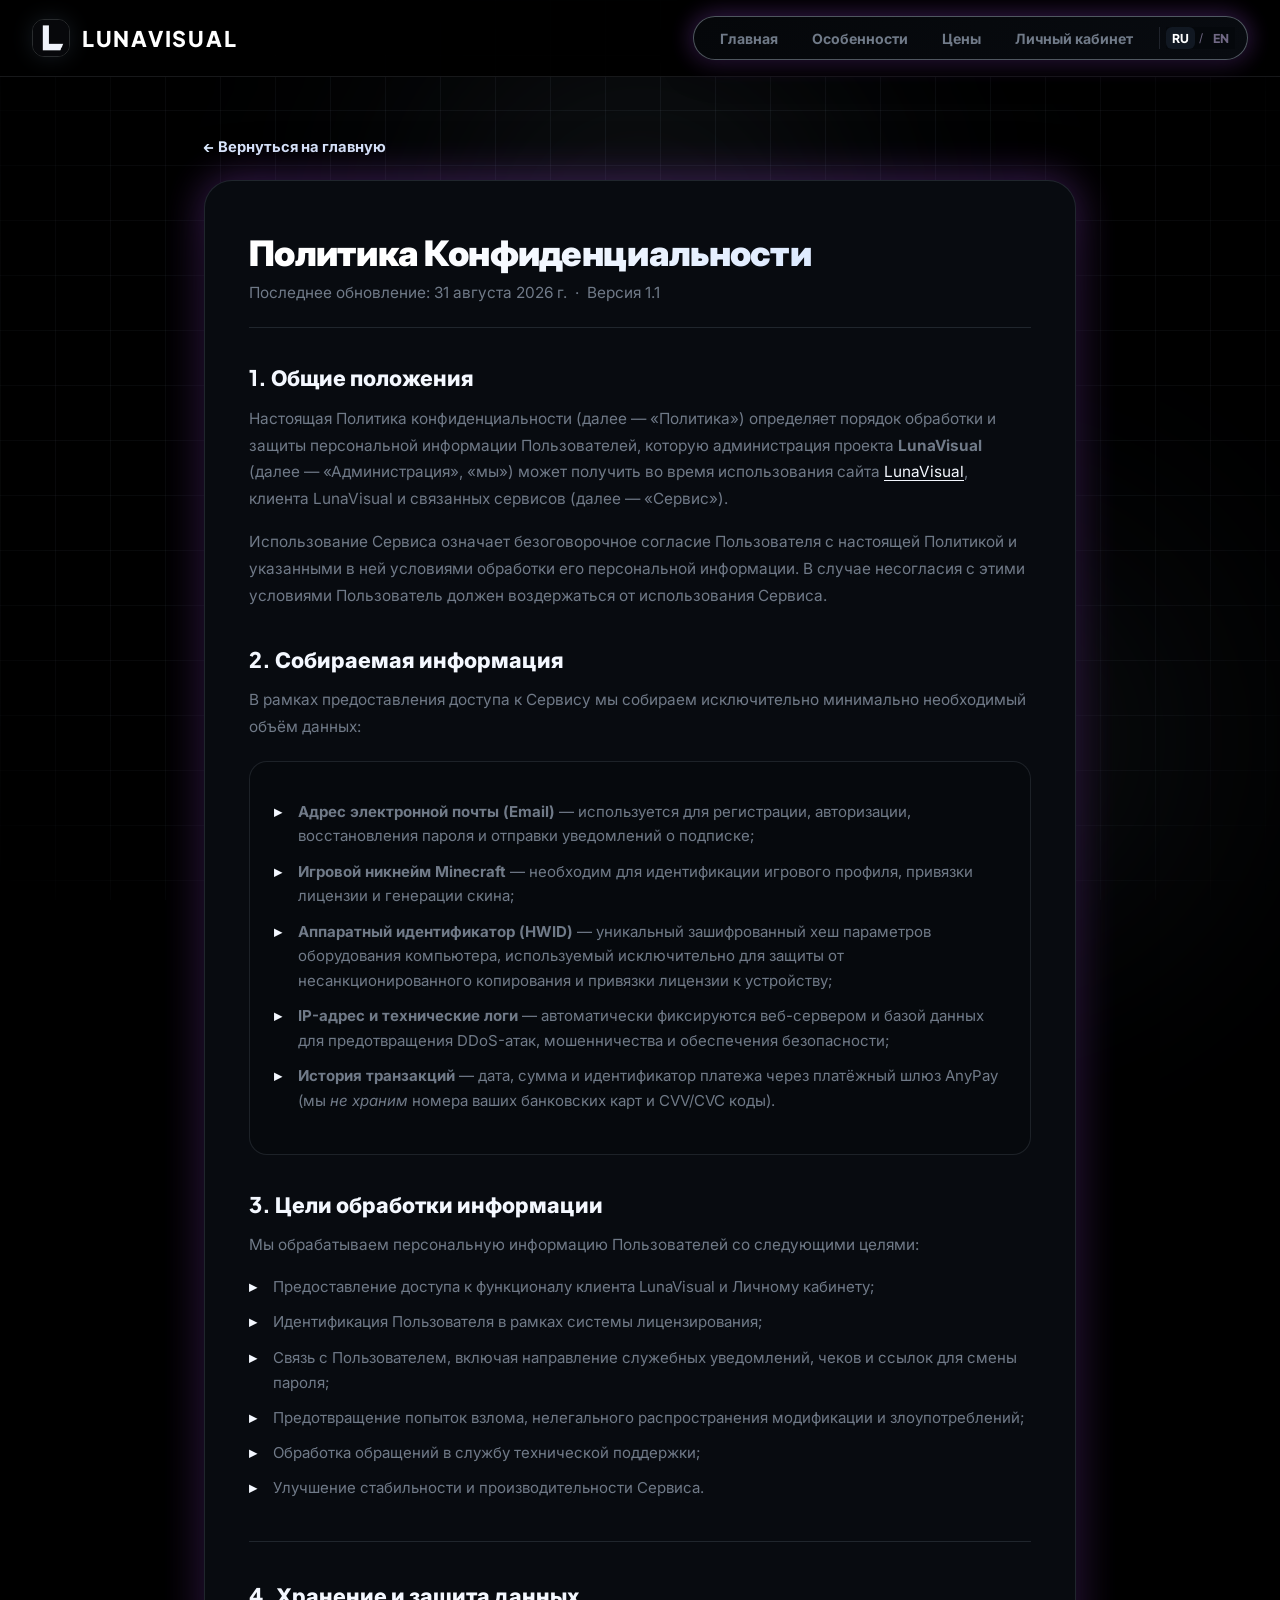
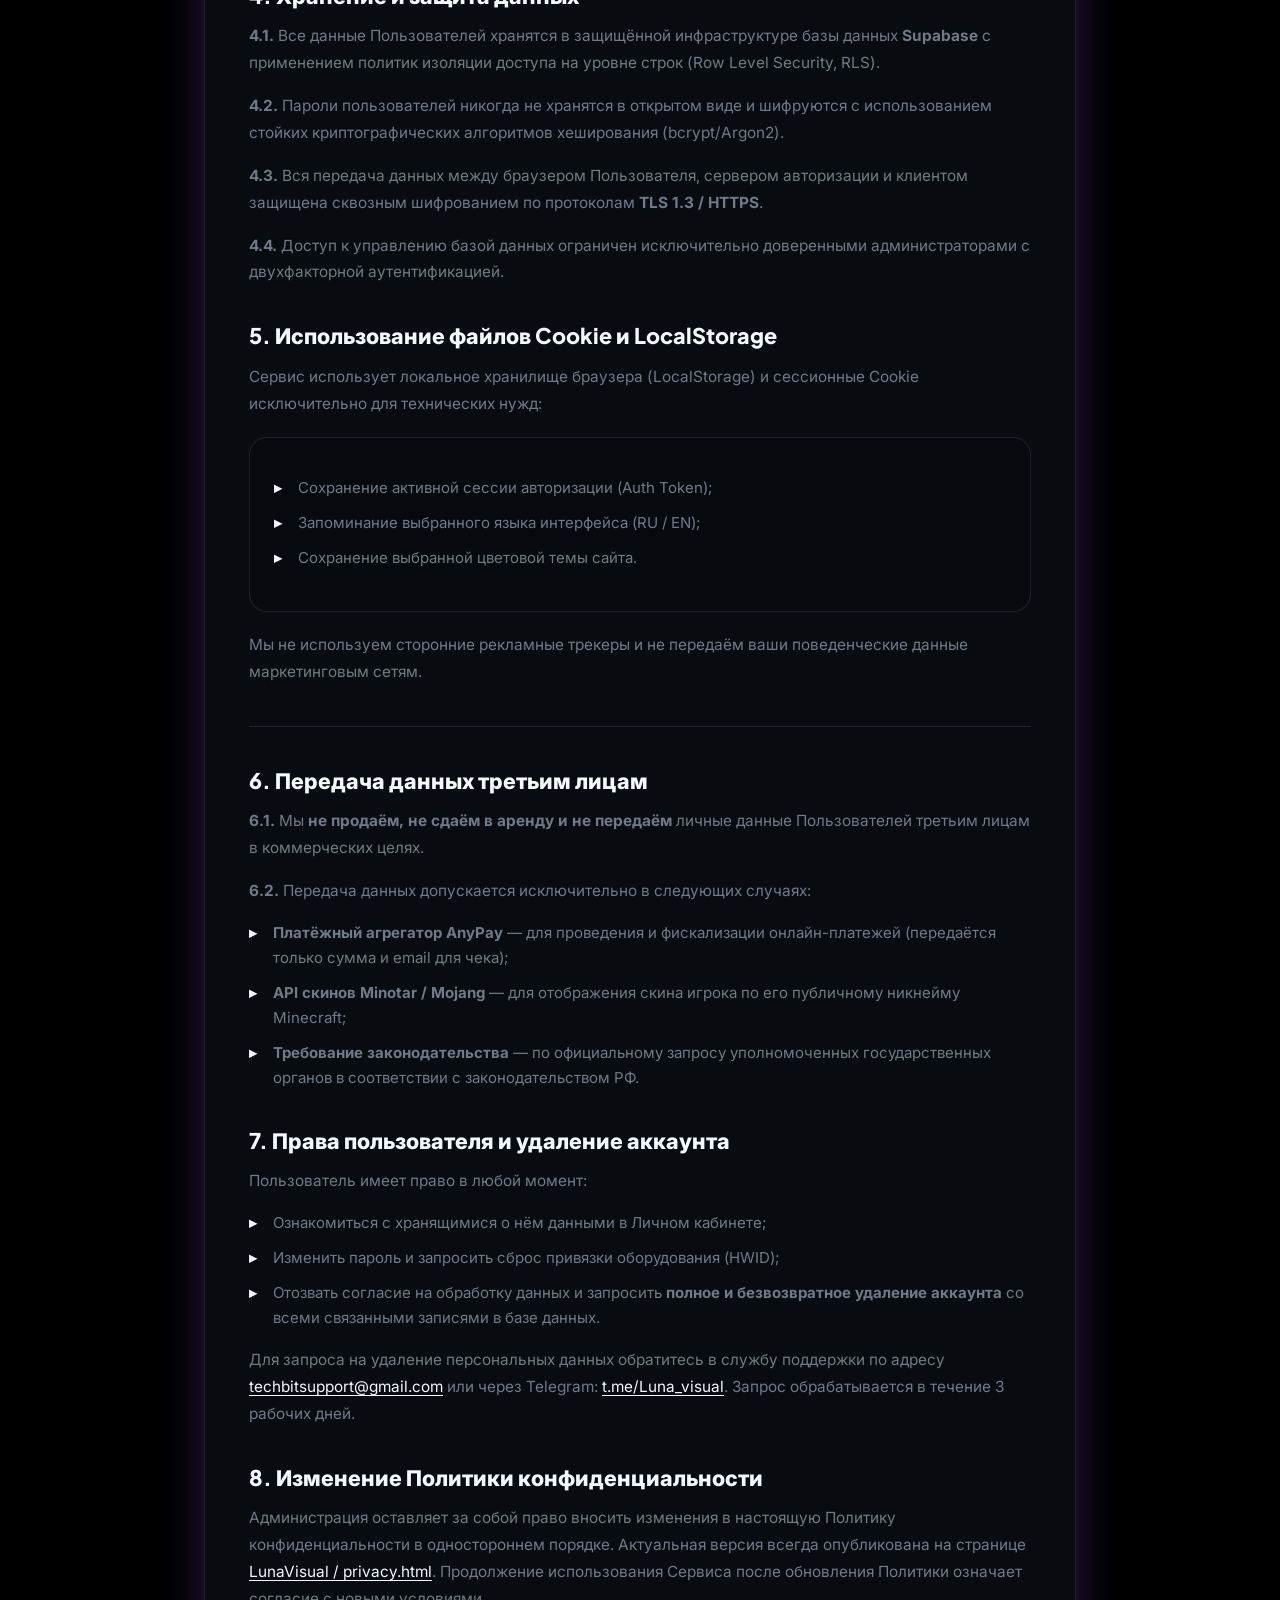
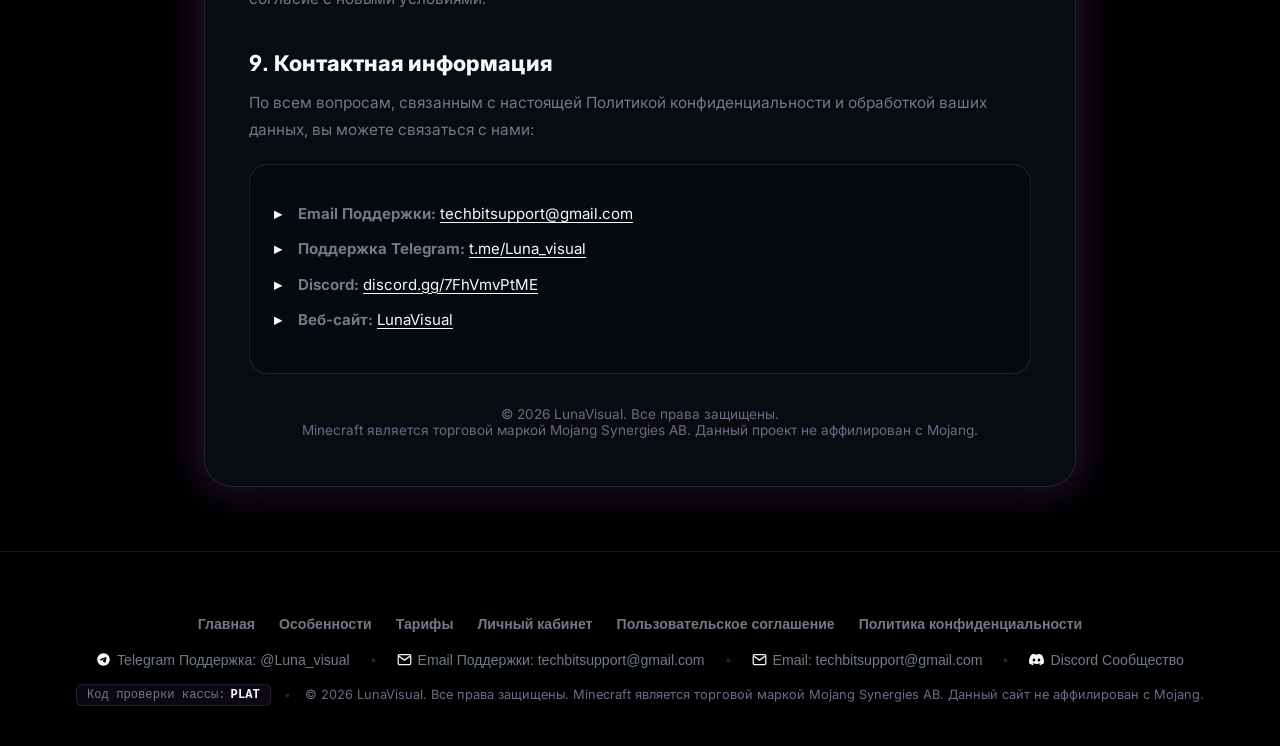
<file: privacy.html>
<!DOCTYPE html>
<html lang="ru">
<head>
  <meta charset="UTF-8">
  <meta name="viewport" content="width=device-width, initial-scale=1.0">
  <meta name="description" content="Политика конфиденциальности LunaVisual — порядок сбора, обработки, хранения и защиты персональных данных пользователей.">
  <title>LunaVisual | Политика конфиденциальности</title>
  
  <link rel="icon" type="image/png" href="lunavisual-logo.png">
  <link rel="shortcut icon" type="image/png" href="lunavisual-logo.png">
  <link rel="apple-touch-icon" href="lunavisual-logo.png">

  <!-- Google Fonts -->
  <link rel="preconnect" href="https://fonts.googleapis.com">
  <link rel="preconnect" href="https://fonts.gstatic.com" crossorigin>
  <link href="https://fonts.googleapis.com/css2?family=Inter:wght@400;500;600;700;800&family=Plus+Jakarta+Sans:wght@700;800;900&display=swap" rel="stylesheet">

  <style>
    :root {
      --p-primary: #9d4edd;
      --p-primary-hover: #b366ff;
      --p-glow: rgba(157, 78, 221, 0.45);
      --p-deep: #5a189a;
      --p-electric: #7b2cbf;
      --p-light: #c77dff;
      --p-soft: #e0aaff;
      --p-muted: #9f8bc2;

      --bg-dark: #07060b;
      --bg-card: rgba(20, 14, 32, 0.7);
      --bg-card-hover: rgba(32, 22, 52, 0.85);

      --border-subtle: rgba(157, 78, 221, 0.22);
      --border-active: rgba(199, 125, 255, 0.5);

      --text-main: #f8f6fc;
      --text-muted: #a39bb5;
      --text-dim: #706884;

      --font-sans: 'Inter', -apple-system, BlinkMacSystemFont, 'Segoe UI', Roboto, sans-serif;
      --font-heading: 'Plus Jakarta Sans', 'Inter', sans-serif;
    }

    *, *::before, *::after {
      box-sizing: border-box;
      margin: 0;
      padding: 0;
      -webkit-user-select: none !important;
      -moz-user-select: none !important;
      -ms-user-select: none !important;
      user-select: none !important;
      -webkit-touch-callout: none !important;
    }

    input, textarea, [contenteditable="true"] {
      -webkit-user-select: text !important;
      -moz-user-select: text !important;
      -ms-user-select: text !important;
      user-select: text !important;
    }

    img {
      -webkit-user-drag: none !important;
      user-drag: none !important;
    }

    html {
      scroll-behavior: smooth;
      color-scheme: dark;
    }

    /* Ultra-Custom Cyber Neon Scrollbar */
    * {
      scrollbar-width: thin;
      scrollbar-color: var(--p-primary, #9d4edd) var(--bg-dark, #07090e);
    }
    ::-webkit-scrollbar {
      width: 11px;
      height: 11px;
    }
    ::-webkit-scrollbar-button {
      display: none !important;
      width: 0 !important;
      height: 0 !important;
    }
    ::-webkit-scrollbar-track {
      background: linear-gradient(180deg, var(--bg-surface, #0f081a) 0%, var(--bg-dark, #07090e) 100%);
      border-left: 1px solid var(--border-subtle);
      box-shadow: inset 0 0 10px rgba(0, 0, 0, 0.7);
    }
    ::-webkit-scrollbar-thumb {
      background: linear-gradient(180deg, var(--p-light) 0%, var(--p-primary) 35%, var(--p-electric) 70%, var(--p-deep) 100%);
      border-radius: 999px;
      border: 2px solid var(--bg-dark, #07090e);
      box-shadow: 0 0 16px var(--p-glow), inset 0 1px 2px rgba(255, 255, 255, 0.6);
      transition: all 0.25s ease;
    }
    ::-webkit-scrollbar-thumb:hover {
      background: linear-gradient(180deg, #ffffff 0%, var(--p-light) 25%, var(--p-primary-hover) 65%, var(--p-electric) 100%);
      box-shadow: 0 0 28px var(--p-glow), 0 0 12px var(--p-light), inset 0 1px 3px #ffffff;
      border-color: rgba(7, 9, 14, 0.6);
    }

    body {
      background-color: var(--bg-dark);
      color: var(--text-main);
      font-family: var(--font-sans);
      min-height: 100vh;
      overflow-x: hidden;
      display: flex;
      flex-direction: column;
      position: relative;
    }

    /* Ambient Background Glows */
    .ambient-glow-1, .ambient-glow-2 {
      position: fixed;
      border-radius: 50%;
      pointer-events: none;
      z-index: 0;
    }
    .ambient-glow-1 {
      top: -16%;
      left: 50%;
      transform: translateX(-50%);
      width: 1000px;
      height: 750px;
      background: radial-gradient(ellipse at center, var(--theme-glow-1, #9d4edd) 0%, var(--p-electric) 35%, transparent 70%);
      filter: blur(115px);
      opacity: 0.55;
      animation: floatGlow 20s ease-in-out infinite alternate;
    }
    .ambient-glow-2 {
      top: 35%;
      right: -10%;
      width: 850px;
      height: 850px;
      background: radial-gradient(circle, var(--theme-glow-2, #7b2cbf) 0%, var(--p-deep) 40%, transparent 70%);
      filter: blur(125px);
      opacity: 0.45;
      animation: floatGlow 24s ease-in-out infinite alternate -6s;
    }

    .cyber-grid-bg {
      position: fixed;
      inset: 0;
      background-image: 
        linear-gradient(to right, var(--border-subtle) 1px, transparent 1px),
        linear-gradient(to bottom, var(--border-subtle) 1px, transparent 1px);
      background-size: 55px 55px;
      mask-image: radial-gradient(circle at 50% 50%, rgba(0,0,0,0.95) 0%, rgba(0,0,0,0.55) 75%, transparent 100%);
      -webkit-mask-image: radial-gradient(circle at 50% 50%, rgba(0,0,0,0.95) 0%, rgba(0,0,0,0.55) 75%, transparent 100%);
      pointer-events: none;
      z-index: 0;
      opacity: 0.65;
    }

    @keyframes floatGlow {
      0% { transform: translate(0, 0) scale(1); }
      50% { transform: translate(40px, 30px) scale(1.1); }
      100% { transform: translate(-30px, 50px) scale(0.95); }
    }

    /* Header */
    header {
      position: fixed;
      top: 0;
      left: 0;
      width: 100%;
      z-index: 1000;
      padding: 1rem 0;
      background: rgba(7, 6, 11, 0.75);
      backdrop-filter: blur(20px);
      -webkit-backdrop-filter: blur(20px);
      border-bottom: 1px solid var(--border-subtle);
      box-shadow: 0 4px 20px rgba(0, 0, 0, 0.35);
    }

    .nav-container {
      display: flex;
      align-items: center;
      justify-content: space-between;
      max-width: 1280px;
      margin: 0 auto;
      padding: 0 2rem;
    }

    .logo {
      display: flex;
      align-items: center;
      gap: 12px;
      background: transparent;
      border: none;
      cursor: pointer;
      font-family: var(--font-heading);
      font-weight: 900;
      font-size: 1.35rem;
      letter-spacing: 0.08em;
      color: #fff;
    }

    .logo-img {
      width: 38px;
      height: 38px;
      border-radius: 12px;
      object-fit: cover;
      border: 1.5px solid var(--border-active);
      box-shadow: 0 0 18px var(--p-glow);
    }

    nav ul {
      display: flex;
      align-items: center;
      gap: 6px;
      list-style: none;
      background: linear-gradient(135deg, var(--bg-surface) 0%, var(--bg-card) 100%);
      padding: 6px 12px;
      border-radius: 999px;
      border: 1px solid var(--border-active);
      backdrop-filter: blur(16px);
      box-shadow: 0 8px 30px rgba(0, 0, 0, 0.5), 0 0 25px var(--p-glow);
    }

    .nav-link-btn {
      background: transparent;
      border: none;
      color: var(--text-muted);
      font-family: var(--font-heading);
      font-weight: 700;
      font-size: 0.88rem;
      padding: 6px 14px;
      border-radius: 999px;
      cursor: pointer;
      transition: all 0.25s ease;
    }
    .nav-link-btn:hover {
      color: #fff;
      background: rgba(255, 255, 255, 0.06);
    }

    /* Language Switcher */
    .lang-switch-item {
      display: flex;
      align-items: center;
      margin-left: 6px;
      padding-left: 6px;
      border-left: 1px solid var(--border-subtle);
    }
    .lang-switcher {
      display: inline-flex;
      align-items: center;
      gap: 4px;
    }
    .lang-btn {
      background: transparent;
      border: none;
      color: var(--text-dim);
      font-family: var(--font-heading);
      font-size: 0.76rem;
      font-weight: 800;
      cursor: pointer;
      padding: 3px 6px;
      border-radius: 6px;
      transition: all 0.2s ease;
    }
    .lang-btn:hover { color: var(--text-main); }
    .lang-btn.active {
      color: #fff;
      background: var(--p-primary);
      box-shadow: 0 0 10px var(--p-glow);
    }
    .lang-divider {
      color: var(--text-dim);
      font-size: 0.72rem;
      user-select: none;
    }

    /* Privacy Page Wrapper */
    .privacy-page-wrapper {
      position: relative;
      z-index: 10;
      max-width: 920px;
      width: 100%;
      margin: 8.5rem auto 4rem auto;
      padding: 0 1.5rem;
    }

    .page-back-btn {
      display: inline-flex;
      align-items: center;
      gap: 8px;
      background: transparent;
      border: none;
      color: var(--p-soft);
      font-family: var(--font-heading);
      font-weight: 700;
      font-size: 0.92rem;
      cursor: pointer;
      margin-bottom: 1.5rem;
      transition: all 0.2s ease;
    }
    .page-back-btn:hover {
      color: #fff;
      transform: translateX(-4px);
    }

    .privacy-main-card {
      background: var(--bg-card);
      border: 1.5px solid var(--border-subtle);
      border-radius: 28px;
      padding: 3rem 2.75rem;
      backdrop-filter: blur(24px);
      -webkit-backdrop-filter: blur(24px);
      box-shadow: 0 25px 70px rgba(0, 0, 0, 0.7), 0 0 40px var(--p-glow);
    }

    .privacy-main-card h1 {
      font-family: var(--font-heading);
      font-size: 2.2rem;
      font-weight: 900;
      color: #fff;
      margin-bottom: 0.4rem;
      letter-spacing: -0.02em;
    }
    .privacy-main-card h1 span {
      background: linear-gradient(135deg, #fff 0%, var(--p-soft) 100%);
      -webkit-background-clip: text;
      -webkit-text-fill-color: transparent;
    }

    .privacy-meta {
      font-size: 0.85rem;
      color: var(--text-dim);
      margin-bottom: 2.25rem;
      padding-bottom: 1.25rem;
      border-bottom: 1px solid var(--border-subtle);
    }

    .privacy-main-card h2 {
      font-family: var(--font-heading);
      font-size: 1.35rem;
      font-weight: 800;
      color: var(--p-light);
      margin: 2.25rem 0 0.9rem 0;
      display: flex;
      align-items: center;
      gap: 10px;
    }

    .privacy-main-card h3 {
      font-family: var(--font-heading);
      font-size: 1.08rem;
      font-weight: 700;
      color: #fff;
      margin: 1.5rem 0 0.6rem 0;
    }

    .privacy-main-card p {
      font-size: 0.96rem;
      line-height: 1.75;
      color: var(--text-muted);
      margin-bottom: 1rem;
    }

    .privacy-card {
      background: rgba(14, 10, 22, 0.65);
      border: 1px solid var(--border-subtle);
      border-radius: 18px;
      padding: 1.5rem;
      margin: 1.25rem 0;
    }
    .privacy-card p { margin-bottom: 0.75rem; }
    .privacy-card p:last-child { margin-bottom: 0; }

    .privacy-card ul, .privacy-main-card ul {
      list-style: none;
      display: grid;
      gap: 0.65rem;
      padding-left: 0;
      margin: 0.85rem 0 1rem 0;
    }

    .privacy-card li, .privacy-main-card li {
      font-size: 0.94rem;
      line-height: 1.65;
      color: var(--text-muted);
      position: relative;
      padding-left: 1.5rem;
    }

    .privacy-card li::before, .privacy-main-card li::before {
      content: '▸';
      position: absolute;
      left: 0;
      color: var(--p-light);
      font-weight: 800;
    }

    .privacy-divider {
      border: none;
      height: 1px;
      background: var(--border-subtle);
      margin: 2.5rem 0;
    }

    .privacy-link {
      color: var(--p-light);
      cursor: pointer;
      text-decoration: underline;
      text-underline-offset: 3px;
      transition: color 0.2s;
    }
    .privacy-link:hover { color: #fff; }

    /* Footer */
    footer {
      padding: 4rem 0 2.5rem 0;
      border-top: 1px solid var(--border-subtle);
      margin-top: auto;
      text-align: center;
      position: relative;
      z-index: 10;
    }

    .footer-links {
      display: flex;
      justify-content: center;
      gap: 1.5rem;
      margin-bottom: 1.25rem;
      flex-wrap: wrap;
    }

    .footer-links button {
      background: transparent;
      border: none;
      color: var(--text-muted);
      font-size: 0.88rem;
      font-weight: 600;
      cursor: pointer;
      transition: color 0.2s;
    }
    .footer-links button:hover { color: var(--p-soft); }

    .footer-links-row {
      display: flex;
      flex-wrap: wrap;
      justify-content: center;
      align-items: center;
      gap: 1.25rem;
    }
    .footer-contact-link {
      background: transparent;
      border: none;
      color: var(--text-muted);
      font-size: 0.88rem;
      font-weight: 500;
      cursor: pointer;
      text-decoration: none;
      transition: color 0.2s ease, transform 0.2s ease;
      display: inline-flex;
      align-items: center;
      gap: 6px;
    }
    .footer-contact-link:hover {
      color: #fff;
      text-shadow: 0 0 12px var(--p-glow);
    }
    .footer-contact-link svg {
      color: var(--p-light);
      transition: transform 0.2s ease;
    }
    .footer-contact-link:hover svg {
      transform: scale(1.15);
      color: #fff;
    }
    .footer-divider-dot {
      color: var(--border-active);
      font-size: 0.75rem;
      opacity: 0.5;
    }
    .footer-meta-row {
      display: flex;
      flex-wrap: wrap;
      justify-content: center;
      align-items: center;
      gap: 0.85rem;
      font-size: 0.8rem;
      color: var(--text-dim);
      margin-top: 1rem;
    }
    .footer-plat-badge {
      display: inline-flex;
      align-items: center;
      gap: 5px;
      padding: 3px 10px;
      border-radius: 6px;
      background: rgba(157, 78, 221, 0.08);
      border: 1px solid var(--border-subtle);
      color: var(--text-muted);
      font-size: 0.76rem;
      font-family: monospace;
    }
    .footer-plat-badge strong {
      color: var(--p-light);
    }
    .copyright { font-size: 0.8rem; color: var(--text-dim); }

    @media (max-width: 640px) {
      .privacy-page-wrapper { margin-top: 6.5rem; }
      .privacy-main-card { padding: 2rem 1.25rem; }
      .privacy-main-card h1 { font-size: 1.7rem; }
    }
  </style>
  <link rel="stylesheet" href="luna-theme.css">
</head>
<body>

  <div class="ambient-glow-1"></div>
  <div class="ambient-glow-2"></div>
  <div class="cyber-grid-bg"></div>

  <!-- Sticky Header -->
  <header>
    <div class="nav-container">
      <button type="button" class="logo" onclick="location.href='index.html'" aria-label="LunaVisual">
        <img class="logo-img" src="lunavisual-logo.png" alt="LunaVisual Logo">
        LUNAVISUAL
      </button>
      <nav>
        <ul>
          <li><button type="button" class="nav-link-btn" onclick="location.href='index.html'" data-i18n="nav_home">Главная</button></li>
          <li><button type="button" class="nav-link-btn" onclick="location.href='index.html#features'" data-i18n="nav_features">Особенности</button></li>
          <li><button type="button" class="nav-link-btn" onclick="location.href='index.html#pricing'" data-i18n="nav_pricing">Цены</button></li>
          <li><button type="button" class="nav-link-btn" onclick="location.href='profile.html'" data-i18n="nav_profile_long">Личный кабинет</button></li>
          <li class="lang-switch-item">
            <div class="lang-switcher" role="group" aria-label="Language Selector">
              <button type="button" class="lang-btn active" data-lang="ru">RU</button>
              <span class="lang-divider">/</span>
              <button type="button" class="lang-btn" data-lang="en">EN</button>
            </div>
          </li>
        </ul>
      </nav>
    </div>
  </header>

  <!-- Privacy Content Wrapper -->
  <div class="privacy-page-wrapper">

    <button type="button" class="page-back-btn" onclick="location.href='index.html'" data-i18n="prof_back">
      ← Вернуться на главную
    </button>

    <div class="privacy-main-card">
      
      <!-- Russian Language View -->
      <div class="lang-view" data-lang-view="ru">
        <h1>Политика <span>Конфиденциальности</span></h1>
        <p class="privacy-meta">Последнее обновление: 31 августа 2026 г. &nbsp;·&nbsp; Версия 1.1</p>

        <!-- 1. Общие положения -->
        <h2>1. Общие положения</h2>
        <p>Настоящая Политика конфиденциальности (далее — «Политика») определяет порядок обработки и защиты персональной информации Пользователей, которую администрация проекта <strong>LunaVisual</strong> (далее — «Администрация», «мы») может получить во время использования сайта <span class="privacy-link" onclick="location.href='index.html'">LunaVisual</span>, клиента LunaVisual и связанных сервисов (далее — «Сервис»).</p>
        <p>Использование Сервиса означает безоговорочное согласие Пользователя с настоящей Политикой и указанными в ней условиями обработки его персональной информации. В случае несогласия с этими условиями Пользователь должен воздержаться от использования Сервиса.</p>

        <!-- 2. Категории собираемых данных -->
        <h2>2. Собираемая информация</h2>
        <p>В рамках предоставления доступа к Сервису мы собираем исключительно минимально необходимый объём данных:</p>
        <div class="privacy-card">
          <ul>
            <li><strong>Адрес электронной почты (Email)</strong> — используется для регистрации, авторизации, восстановления пароля и отправки уведомлений о подписке;</li>
            <li><strong>Игровой никнейм Minecraft</strong> — необходим для идентификации игрового профиля, привязки лицензии и генерации скина;</li>
            <li><strong>Аппаратный идентификатор (HWID)</strong> — уникальный зашифрованный хеш параметров оборудования компьютера, используемый исключительно для защиты от несанкционированного копирования и привязки лицензии к устройству;</li>
            <li><strong>IP-адрес и технические логи</strong> — автоматически фиксируются веб-сервером и базой данных для предотвращения DDoS-атак, мошенничества и обеспечения безопасности;</li>
            <li><strong>История транзакций</strong> — дата, сумма и идентификатор платежа через платёжный шлюз AnyPay (мы <em>не храним</em> номера ваших банковских карт и CVV/CVC коды).</li>
          </ul>
        </div>

        <!-- 3. Цели обработки данных -->
        <h2>3. Цели обработки информации</h2>
        <p>Мы обрабатываем персональную информацию Пользователей со следующими целями:</p>
        <ul>
          <li>Предоставление доступа к функционалу клиента LunaVisual и Личному кабинету;</li>
          <li>Идентификация Пользователя в рамках системы лицензирования;</li>
          <li>Связь с Пользователем, включая направление служебных уведомлений, чеков и ссылок для смены пароля;</li>
          <li>Предотвращение попыток взлома, нелегального распространения модификации и злоупотреблений;</li>
          <li>Обработка обращений в службу технической поддержки;</li>
          <li>Улучшение стабильности и производительности Сервиса.</li>
        </ul>

        <hr class="privacy-divider">

        <!-- 4. Защита и хранение данных -->
        <h2>4. Хранение и защита данных</h2>
        <p><strong>4.1.</strong> Все данные Пользователей хранятся в защищённой инфраструктуре базы данных <strong>Supabase</strong> с применением политик изоляции доступа на уровне строк (Row Level Security, RLS).</p>
        <p><strong>4.2.</strong> Пароли пользователей никогда не хранятся в открытом виде и шифруются с использованием стойких криптографических алгоритмов хеширования (bcrypt/Argon2).</p>
        <p><strong>4.3.</strong> Вся передача данных между браузером Пользователя, сервером авторизации и клиентом защищена сквозным шифрованием по протоколам <strong>TLS 1.3 / HTTPS</strong>.</p>
        <p><strong>4.4.</strong> Доступ к управлению базой данных ограничен исключительно доверенными администраторами с двухфакторной аутентификацией.</p>

        <!-- 5. Cookie и LocalStorage -->
        <h2>5. Использование файлов Cookie и LocalStorage</h2>
        <p>Сервис использует локальное хранилище браузера (LocalStorage) и сессионные Cookie исключительно для технических нужд:</p>
        <div class="privacy-card">
          <ul>
            <li>Сохранение активной сессии авторизации (Auth Token);</li>
            <li>Запоминание выбранного языка интерфейса (RU / EN);</li>
            <li>Сохранение выбранной цветовой темы сайта.</li>
          </ul>
        </div>
        <p>Мы не используем сторонние рекламные трекеры и не передаём ваши поведенческие данные маркетинговым сетям.</p>

        <hr class="privacy-divider">

        <!-- 6. Передача третьим лицам -->
        <h2>6. Передача данных третьим лицам</h2>
        <p><strong>6.1.</strong> Мы <strong>не продаём, не сдаём в аренду и не передаём</strong> личные данные Пользователей третьим лицам в коммерческих целях.</p>
        <p><strong>6.2.</strong> Передача данных допускается исключительно в следующих случаях:</p>
        <ul>
          <li><strong>Платёжный агрегатор AnyPay</strong> — для проведения и фискализации онлайн-платежей (передаётся только сумма и email для чека);</li>
          <li><strong>API скинов Minotar / Mojang</strong> — для отображения скина игрока по его публичному никнейму Minecraft;</li>
          <li><strong>Требование законодательства</strong> — по официальному запросу уполномоченных государственных органов в соответствии с законодательством РФ.</li>
        </ul>

        <!-- 7. Права пользователя и удаление данных -->
        <h2>7. Права пользователя и удаление аккаунта</h2>
        <p>Пользователь имеет право в любой момент:</p>
        <ul>
          <li>Ознакомиться с хранящимися о нём данными в Личном кабинете;</li>
          <li>Изменить пароль и запросить сброс привязки оборудования (HWID);</li>
          <li>Отозвать согласие на обработку данных и запросить <strong>полное и безвозвратное удаление аккаунта</strong> со всеми связанными записями в базе данных.</li>
        </ul>
        <p>Для запроса на удаление персональных данных обратитесь в службу поддержки по адресу <span class="privacy-link" onclick="location.href='mailto:techbitsupport@gmail.com'">techbitsupport@gmail.com</span> или через Telegram: <span class="privacy-link" onclick="window.open('https://t.me/Luna_visual','_blank')">t.me/Luna_visual</span>. Запрос обрабатывается в течение 3 рабочих дней.</p>

        <!-- 8. Изменения в Политике -->
        <h2>8. Изменение Политики конфиденциальности</h2>
        <p>Администрация оставляет за собой право вносить изменения в настоящую Политику конфиденциальности в одностороннем порядке. Актуальная версия всегда опубликована на странице <span class="privacy-link" onclick="location.reload()">LunaVisual / privacy.html</span>. Продолжение использования Сервиса после обновления Политики означает согласие с новыми условиями.</p>

        <!-- 9. Контакты -->
        <h2>9. Контактная информация</h2>
        <p>По всем вопросам, связанным с настоящей Политикой конфиденциальности и обработкой ваших данных, вы можете связаться с нами:</p>
        <div class="privacy-card">
          <ul>
            <li><strong>Email Поддержки:</strong> <span class="privacy-link" onclick="location.href='mailto:techbitsupport@gmail.com'">techbitsupport@gmail.com</span></li>
            <li><strong>Поддержка Telegram:</strong> <span class="privacy-link" onclick="window.open('https://t.me/Luna_visual','_blank')">t.me/Luna_visual</span></li>
            <li><strong>Discord:</strong> <span class="privacy-link" onclick="window.open('https://discord.gg/7FhVmvPtME','_blank')">discord.gg/7FhVmvPtME</span></li>
            <li><strong>Веб-сайт:</strong> <span class="privacy-link" onclick="location.href='index.html'">LunaVisual</span></li>
          </ul>
        </div>

        <div style="margin-top: 2rem; font-size: 0.85rem; color: var(--text-dim); text-align: center;">
          © 2026 LunaVisual. Все права защищены.<br>
          Minecraft является торговой маркой Mojang Synergies AB. Данный проект не аффилирован с Mojang.
        </div>
      </div>

      <!-- English Language View -->
      <div class="lang-view" data-lang-view="en" style="display:none;">
        <h1>Privacy <span>Policy</span></h1>
        <p class="privacy-meta">Last Updated: August 31, 2026 &nbsp;·&nbsp; Version 1.1</p>

        <!-- 1. General Provisions -->
        <h2>1. General Provisions</h2>
        <p>This Privacy Policy (hereinafter "Policy") defines how the administration of <strong>LunaVisual</strong> (hereinafter "Administration", "we", "us") collects, processes, stores, and protects personal information of users (hereinafter "User", "you") of the website <span class="privacy-link" onclick="location.href='index.html'">LunaVisual</span>, the LunaVisual software, and related services (hereinafter "Service").</p>
        <p>By accessing or using the Service, you signify your full agreement with this Policy. If you do not agree with these terms, you must discontinue use of the Service immediately.</p>

        <!-- 2. Collected Information -->
        <h2>2. Information We Collect</h2>
        <p>We collect only the minimum amount of data required to provide and secure the Service:</p>
        <div class="privacy-card">
          <ul>
            <li><strong>Email Address</strong> — used for account authentication, password recovery, and important service notifications;</li>
            <li><strong>Minecraft In-game Nickname</strong> — used to identify your player profile, bind your license, and fetch player skins;</li>
            <li><strong>Hardware ID (HWID)</strong> — an encrypted hash of your computer hardware configuration used solely to prevent unauthorized duplication and bind your license to your device;</li>
            <li><strong>IP Address & Technical Logs</strong> — automatically recorded by web servers to prevent DDoS attacks, fraud, and ensure system security;</li>
            <li><strong>Transaction Records</strong> — payment date, amount, and payment aggregator (AnyPay) reference IDs (we <em>do not</em> store credit card numbers or CVV/CVC codes).</li>
          </ul>
        </div>

        <!-- 3. Purpose of Processing -->
        <h2>3. Purposes of Data Processing</h2>
        <p>We process User data for the following operational purposes:</p>
        <ul>
          <li>Delivering access to LunaVisual client features and the User Dashboard;</li>
          <li>User verification within our licensing and HWID security system;</li>
          <li>Communicating with you regarding transactions, password resets, and subscription updates;</li>
          <li>Detecting and preventing fraud, reverse engineering, cracking, and abuse;</li>
          <li>Providing responsive customer support;</li>
          <li>Improving software performance and service reliability.</li>
        </ul>

        <hr class="privacy-divider">

        <!-- 4. Data Security -->
        <h2>4. Data Storage and Security</h2>
        <p><strong>4.1.</strong> All user data is securely stored on <strong>Supabase</strong> infrastructure with strict Row Level Security (RLS) policies enabled.</p>
        <p><strong>4.2.</strong> Passwords are never stored in plaintext and are securely hashed using modern cryptographic algorithms (bcrypt/Argon2).</p>
        <p><strong>4.3.</strong> All transmissions between your browser, authentication servers, and the LunaVisual client are encrypted via <strong>TLS 1.3 / HTTPS</strong>.</p>
        <p><strong>4.4.</strong> Database administrative access is restricted to authorized personnel with mandatory two-factor authentication.</p>

        <!-- 5. Cookies & LocalStorage -->
        <h2>5. Cookies and Local Storage</h2>
        <p>We use browser LocalStorage and session cookies solely for technical functionality:</p>
        <div class="privacy-card">
          <ul>
            <li>Persisting active login sessions (Auth Token);</li>
            <li>Remembering your preferred interface language (RU / EN);</li>
            <li>Persisting your selected custom color theme.</li>
          </ul>
        </div>
        <p>We do not use third-party advertising trackers or sell browsing data to marketing networks.</p>

        <hr class="privacy-divider">

        <!-- 6. Third-Party Sharing -->
        <h2>6. Third-Party Disclosures</h2>
        <p><strong>6.1.</strong> We <strong>never sell, rent, or trade</strong> your personal information to third parties for marketing purposes.</p>
        <p><strong>6.2.</strong> Data may be shared only with verified service providers strictly necessary to operate the Service:</p>
        <ul>
          <li><strong>AnyPay Payment Aggregator</strong> — to process digital payments and issue receipts;</li>
          <li><strong>Minotar / Mojang API</strong> — to render Minecraft player avatar skins based on public in-game usernames;</li>
          <li><strong>Legal Authorities</strong> — when required by applicable law or legitimate government subpoenas.</li>
        </ul>

        <!-- 7. User Rights & Deletion -->
        <h2>7. User Rights and Data Deletion</h2>
        <p>You have the right at any time to:</p>
        <ul>
          <li>Review personal information associated with your account;</li>
          <li>Reset passwords and request hardware binding unlinking (HWID reset);</li>
          <li>Withdraw consent and request <strong>complete and permanent deletion of your account</strong> and associated records.</li>
        </ul>
        <p>To request permanent deletion of your personal data, contact our support team via email at <span class="privacy-link" onclick="location.href='mailto:techbitsupport@gmail.com'">techbitsupport@gmail.com</span> or on Telegram: <span class="privacy-link" onclick="window.open('https://t.me/Luna_visual','_blank')">t.me/Luna_visual</span>. Requests are processed within 3 business days.</p>

        <!-- 8. Modifications -->
        <h2>8. Modifications to this Policy</h2>
        <p>We reserve the right to modify this Privacy Policy at any time. The current version is always available at <span class="privacy-link" onclick="location.reload()">LunaVisual / privacy.html</span>. Continued use of the Service after changes are published constitutes acceptance of the revised Policy.</p>

        <!-- 9. Contact Info -->
        <h2>9. Contact Information</h2>
        <p>For questions or requests regarding this Privacy Policy and data protection, contact us at:</p>
        <div class="privacy-card">
          <ul>
            <li><strong>Email:</strong> <span class="privacy-link" onclick="location.href='mailto:techbitsupport@gmail.com'">techbitsupport@gmail.com</span></li>
            <li><strong>Telegram Support:</strong> <span class="privacy-link" onclick="window.open('https://t.me/Luna_visual','_blank')">t.me/Luna_visual</span></li>
            <li><strong>Discord:</strong> <span class="privacy-link" onclick="window.open('https://discord.gg/7FhVmvPtME','_blank')">discord.gg/7FhVmvPtME</span></li>
            <li><strong>Website:</strong> <span class="privacy-link" onclick="location.href='index.html'">LunaVisual</span></li>
          </ul>
        </div>

        <div style="margin-top: 2rem; font-size: 0.85rem; color: var(--text-dim); text-align: center;">
          © 2026 LunaVisual. All rights reserved.<br>
          Minecraft is a trademark of Mojang Synergies AB. This project is not affiliated with Mojang.
        </div>
      </div>

    </div>

  </div>

  <!-- Footer -->
  <footer>
    <div class="footer-links">
      <button type="button" onclick="location.href='index.html'" data-i18n="footer_home">Главная</button>
      <button type="button" onclick="location.href='index.html#features'" data-i18n="footer_features">Особенности</button>
      <button type="button" onclick="location.href='index.html#pricing'" data-i18n="footer_pricing">Тарифы</button>
      <button type="button" onclick="location.href='profile.html'" data-i18n="footer_profile">Личный кабинет</button>
      <button type="button" onclick="location.href='terms.html'" data-i18n="footer_terms">Пользовательское соглашение</button>
      <button type="button" onclick="location.href='privacy.html'" data-i18n="footer_privacy">Политика конфиденциальности</button>
    </div>

        <!-- Support Channels Row -->
    <div class="footer-links-row" style="margin-top: 1rem;">
      <button type="button" class="footer-contact-link" onclick="window.open('https://t.me/Luna_visual','_blank')">
        <svg width="15" height="15" viewBox="0 0 24 24" fill="currentColor"><path d="M12 2C6.48 2 2 6.48 2 12s4.48 10 10 10 10-4.48 10-10S17.52 2 12 2zm4.64 6.8c-.15 1.58-.8 5.42-1.13 7.19-.14.75-.42 1-.68 1.03-.58.05-1.02-.38-1.58-.75-.88-.58-1.38-.94-2.23-1.5-.99-.65-.35-1.01.22-1.59.15-.15 2.71-2.48 2.76-2.69a.2.2 0 00-.05-.18c-.06-.05-.14-.03-.21-.02-.09.02-1.49.95-4.22 2.79-.4.27-.76.41-1.08.4-.36-.01-1.04-.2-1.55-.37-.63-.2-1.12-.31-1.08-.66.02-.18.27-.36.75-.55 2.92-1.27 4.86-2.11 5.83-2.51 2.78-1.16 3.35-1.36 3.73-1.36.08 0 .27.02.39.12.1.08.13.19.14.27-.01.06.01.24 0 .38z"/></svg>
        <span>Telegram Поддержка: @Luna_visual</span>
      </button>
      <span class="footer-divider-dot">•</span>
      <button type="button" class="footer-contact-link" onclick="location.href='mailto:techbitsupport@gmail.com'">
        <svg width="15" height="15" viewBox="0 0 24 24" fill="none" stroke="currentColor" stroke-width="2"><path d="M4 4h16c1.1 0 2 .9 2 2v12c0 1.1-.9 2-2 2H4c-1.1 0-2-.9-2-2V6c0-1.1.9-2 2-2z"/><polyline points="22,6 12,13 2,6"/></svg>
        <span>Email Поддержки: techbitsupport@gmail.com</span>
      </button>
      <span class="footer-divider-dot">•</span>
      <button type="button" class="footer-contact-link" onclick="location.href='mailto:techbitsupport@gmail.com'">
        <svg width="15" height="15" viewBox="0 0 24 24" fill="none" stroke="currentColor" stroke-width="2"><path d="M4 4h16c1.1 0 2 .9 2 2v12c0 1.1-.9 2-2 2H4c-1.1 0-2-.9-2-2V6c0-1.1.9-2 2-2z"/><polyline points="22,6 12,13 2,6"/></svg>
        <span>Email: techbitsupport@gmail.com</span>
      </button>
      <span class="footer-divider-dot">•</span>
      <button type="button" class="footer-contact-link" onclick="window.open('https://discord.gg/7FhVmvPtME','_blank')">
        <svg width="15" height="15" viewBox="0 0 24 24" fill="currentColor"><path d="M20.317 4.37a19.791 19.791 0 0 0-4.885-1.515.074.074 0 0 0-.079.037c-.21.375-.444.864-.608 1.25a18.27 18.27 0 0 0-5.487 0 12.64 12.64 0 0 0-.617-1.25.077.077 0 0 0-.079-.037A19.736 19.736 0 0 0 3.677 4.37a.07.07 0 0 0-.032.027C.533 9.046-.32 13.58.099 18.057a.082.082 0 0 0 .031.057 19.9 19.9 0 0 0 5.993 3.03.078.078 0 0 0 .084-.028c.462-.63.874-1.295 1.226-1.994.021-.041.001-.09-.041-.106a13.107 13.107 0 0 1-1.872-.892.077.077 0 0 1-.008-.128 10.2 10.2 0 0 0 .372-.292.074.074 0 0 1 .077-.01c3.929 1.793 8.18 1.793 12.061 0a.074.074 0 0 1 .078.01c.12.098.246.198.373.292a.077.077 0 0 1-.006.127 12.299 12.299 0 0 1-1.873.893.077.077 0 0 0-.041.107c.36.698.772 1.362 1.225 1.993a.076.076 0 0 0 .084.028 19.839 19.839 0 0 0 6.002-3.03.077.077 0 0 0 .032-.054c.5-5.177-.838-9.674-3.549-13.66a.061.061 0 0 0-.031-.028zM8.02 15.33c-1.183 0-2.157-1.085-2.157-2.419 0-1.333.956-2.419 2.157-2.419 1.21 0 2.176 1.096 2.157 2.42 0 1.333-.956 2.418-2.157 2.418zm7.975 0c-1.183 0-2.157-1.085-2.157-2.419 0-1.333.955-2.419 2.157-2.419 1.21 0 2.176 1.096 2.157 2.42 0 1.333-.946 2.418-2.157 2.418z"/></svg>
        <span>Discord Сообщество</span>
      </button>
    </div>

    <!-- Verification & Copyright Row -->
    <div class="footer-meta-row">
      <span class="footer-plat-badge">Код проверки кассы: <strong>PLAT</strong></span>
      <span class="footer-divider-dot">•</span>
      <span class="copyright" data-i18n="footer_copy">
        &copy; 2026 LunaVisual. Все права защищены. Minecraft является торговой маркой Mojang Synergies AB. Данный сайт не аффилирован с Mojang.
      </span>
    </div>
  </footer>

  <script src="app.js?v=20260815_terms_cyber"></script>
</body>
</html>
</file>
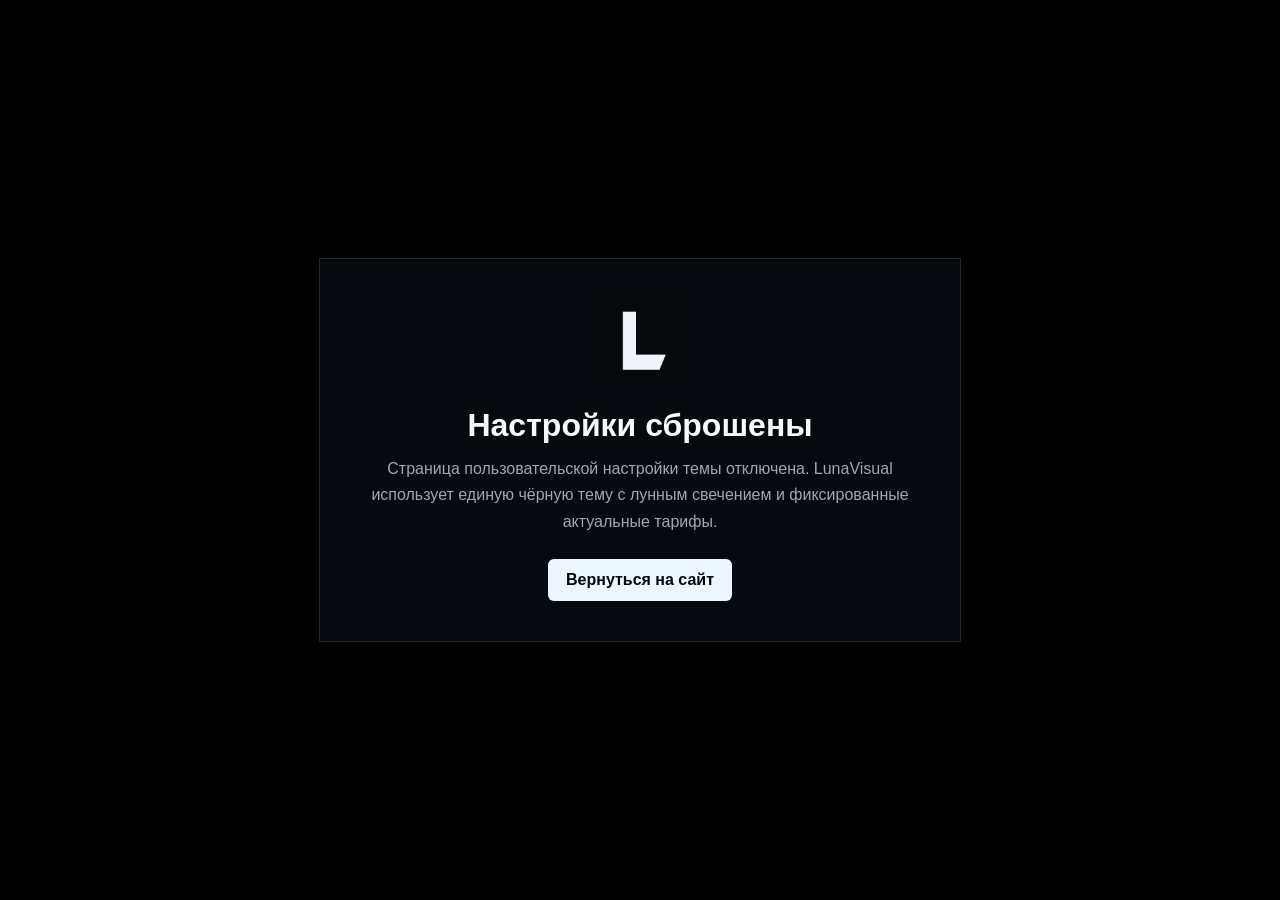
<file: settings.html>
<!DOCTYPE html><html lang="ru"><head><meta charset="UTF-8"><meta name="viewport" content="width=device-width,initial-scale=1"><title>LunaVisual | Настройки</title><link rel="icon" href="lunavisual-logo.png"><link rel="stylesheet" href="luna-theme.css"><style>body{min-height:100vh;display:grid;place-items:center;font-family:Inter,Arial,sans-serif;margin:0}.reset-box{width:min(560px,calc(100% - 40px));padding:40px;background:#06090d;border:1px solid rgba(220,235,255,.12);text-align:center}.reset-logo{width:84px;height:84px;margin:0 auto 20px;border-radius:22px}.reset-box h1{margin:0 0 12px;font-size:32px}.reset-box p{color:#9da8b6;line-height:1.65;margin:0 0 24px}.reset-box a{display:inline-block;padding:12px 18px;background:#edf5ff;color:#05070a;text-decoration:none;font-weight:800;border-radius:6px}</style></head><body><main class="reset-box"><img class="reset-logo" src="lunavisual-logo.png" alt="LunaVisual"><h1>Настройки сброшены</h1><p>Страница пользовательской настройки темы отключена. LunaVisual использует единую чёрную тему с лунным свечением и фиксированные актуальные тарифы.</p><a href="index.html">Вернуться на сайт</a></main><script>try{localStorage.removeItem('shape_site_config');localStorage.removeItem('lunavisual_site_config')}catch(e){}</script></body></html>
</file>
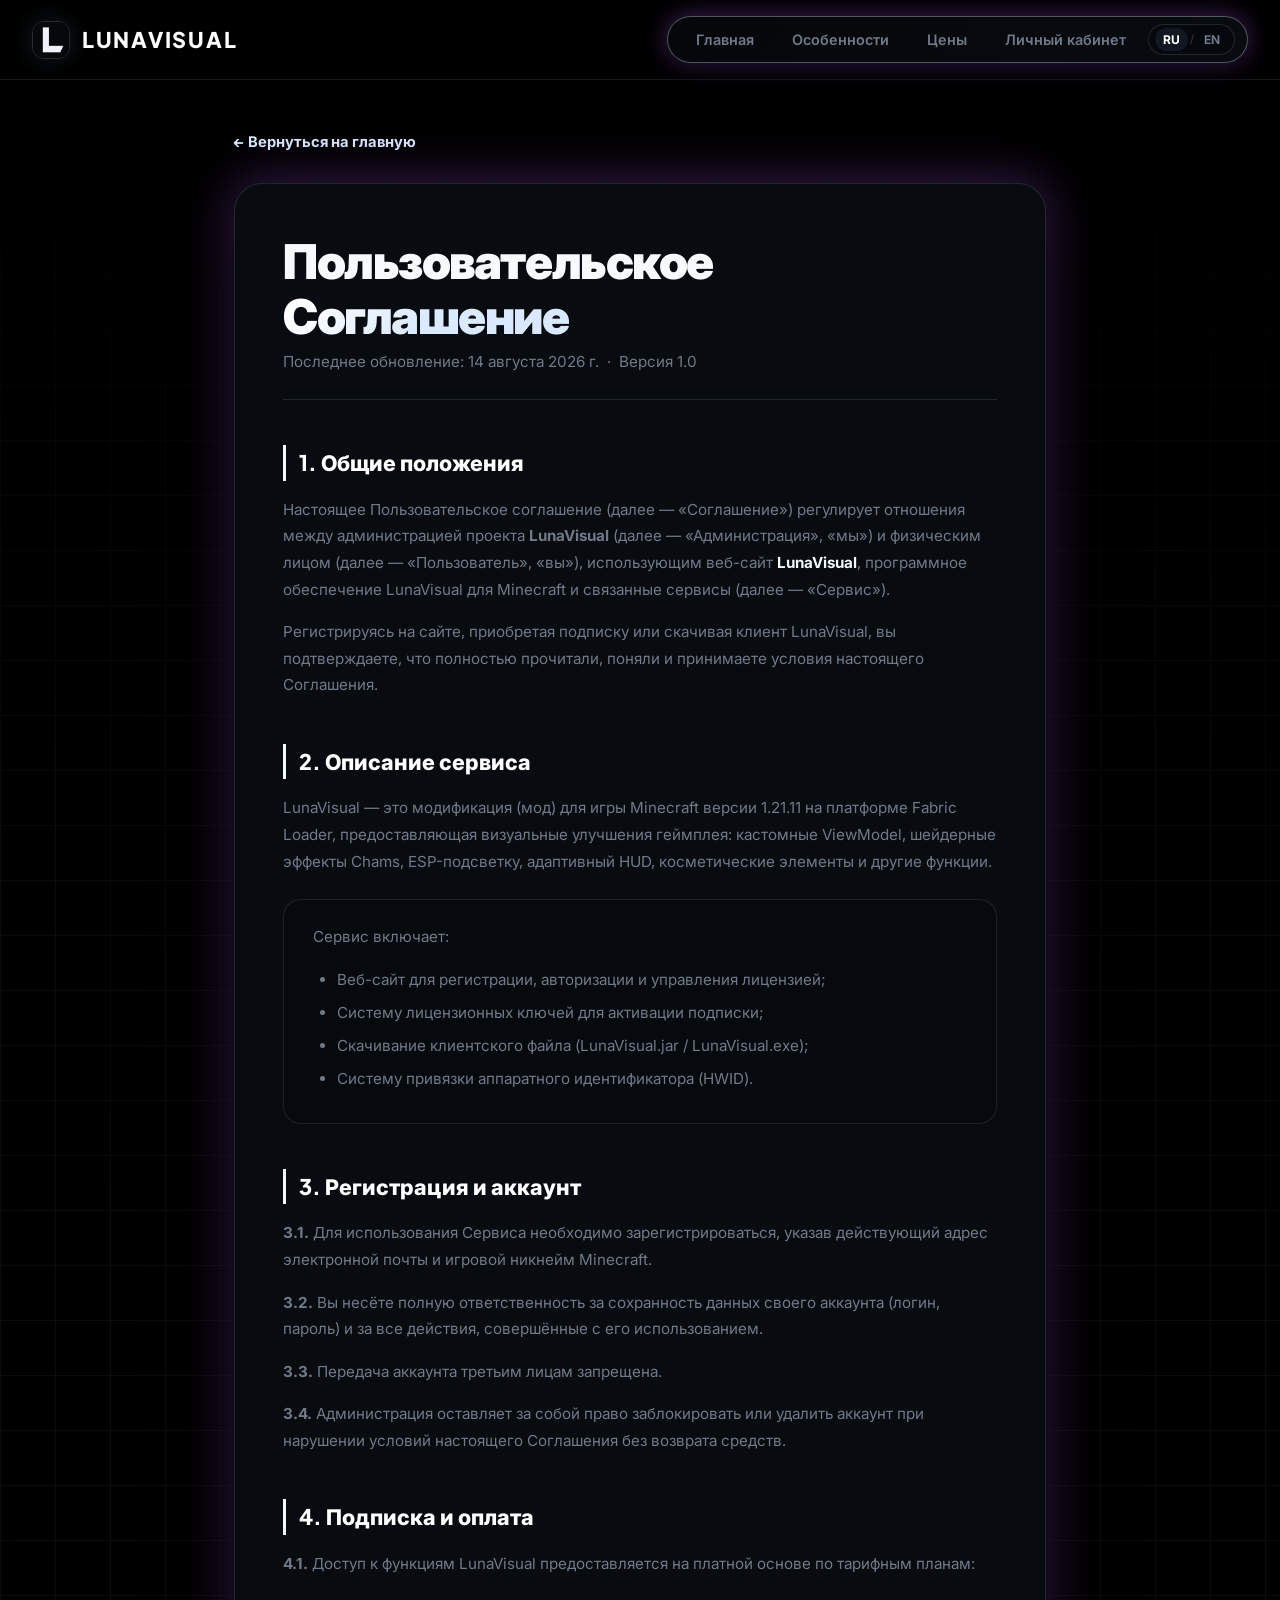
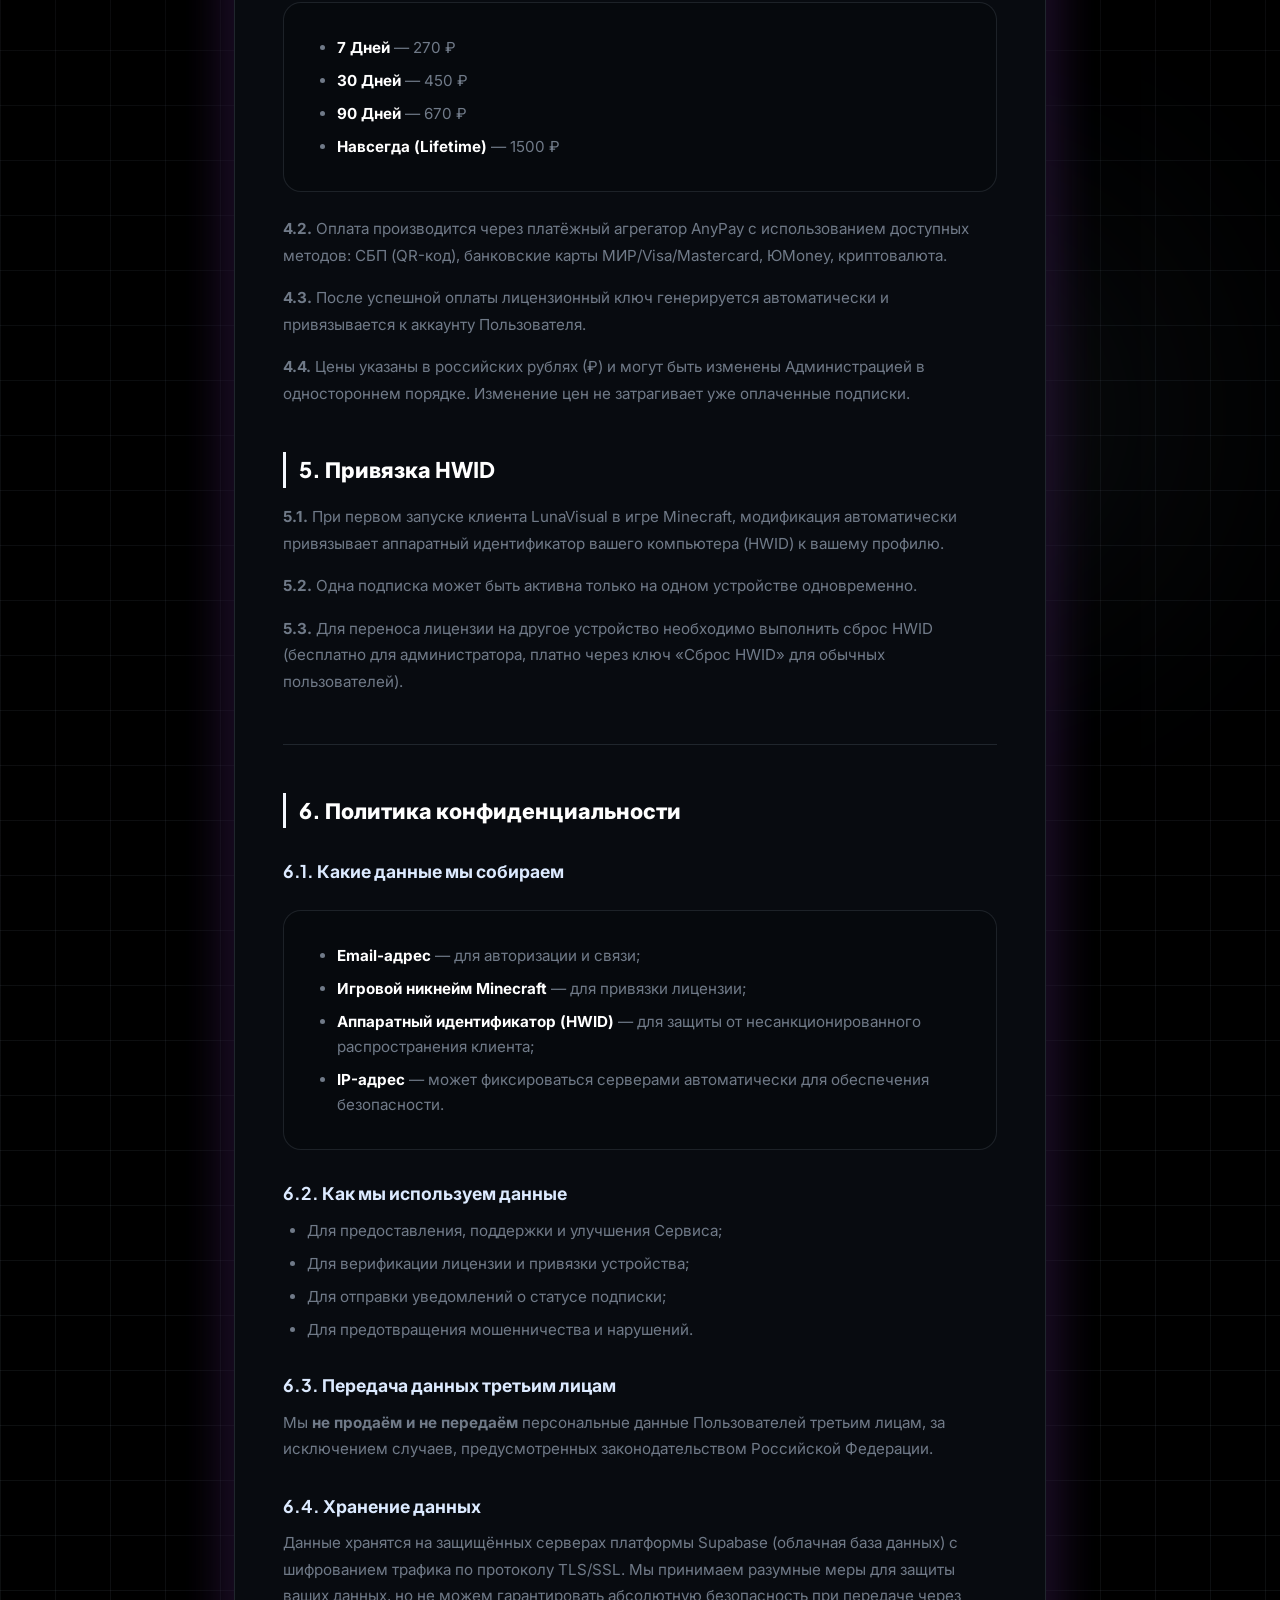
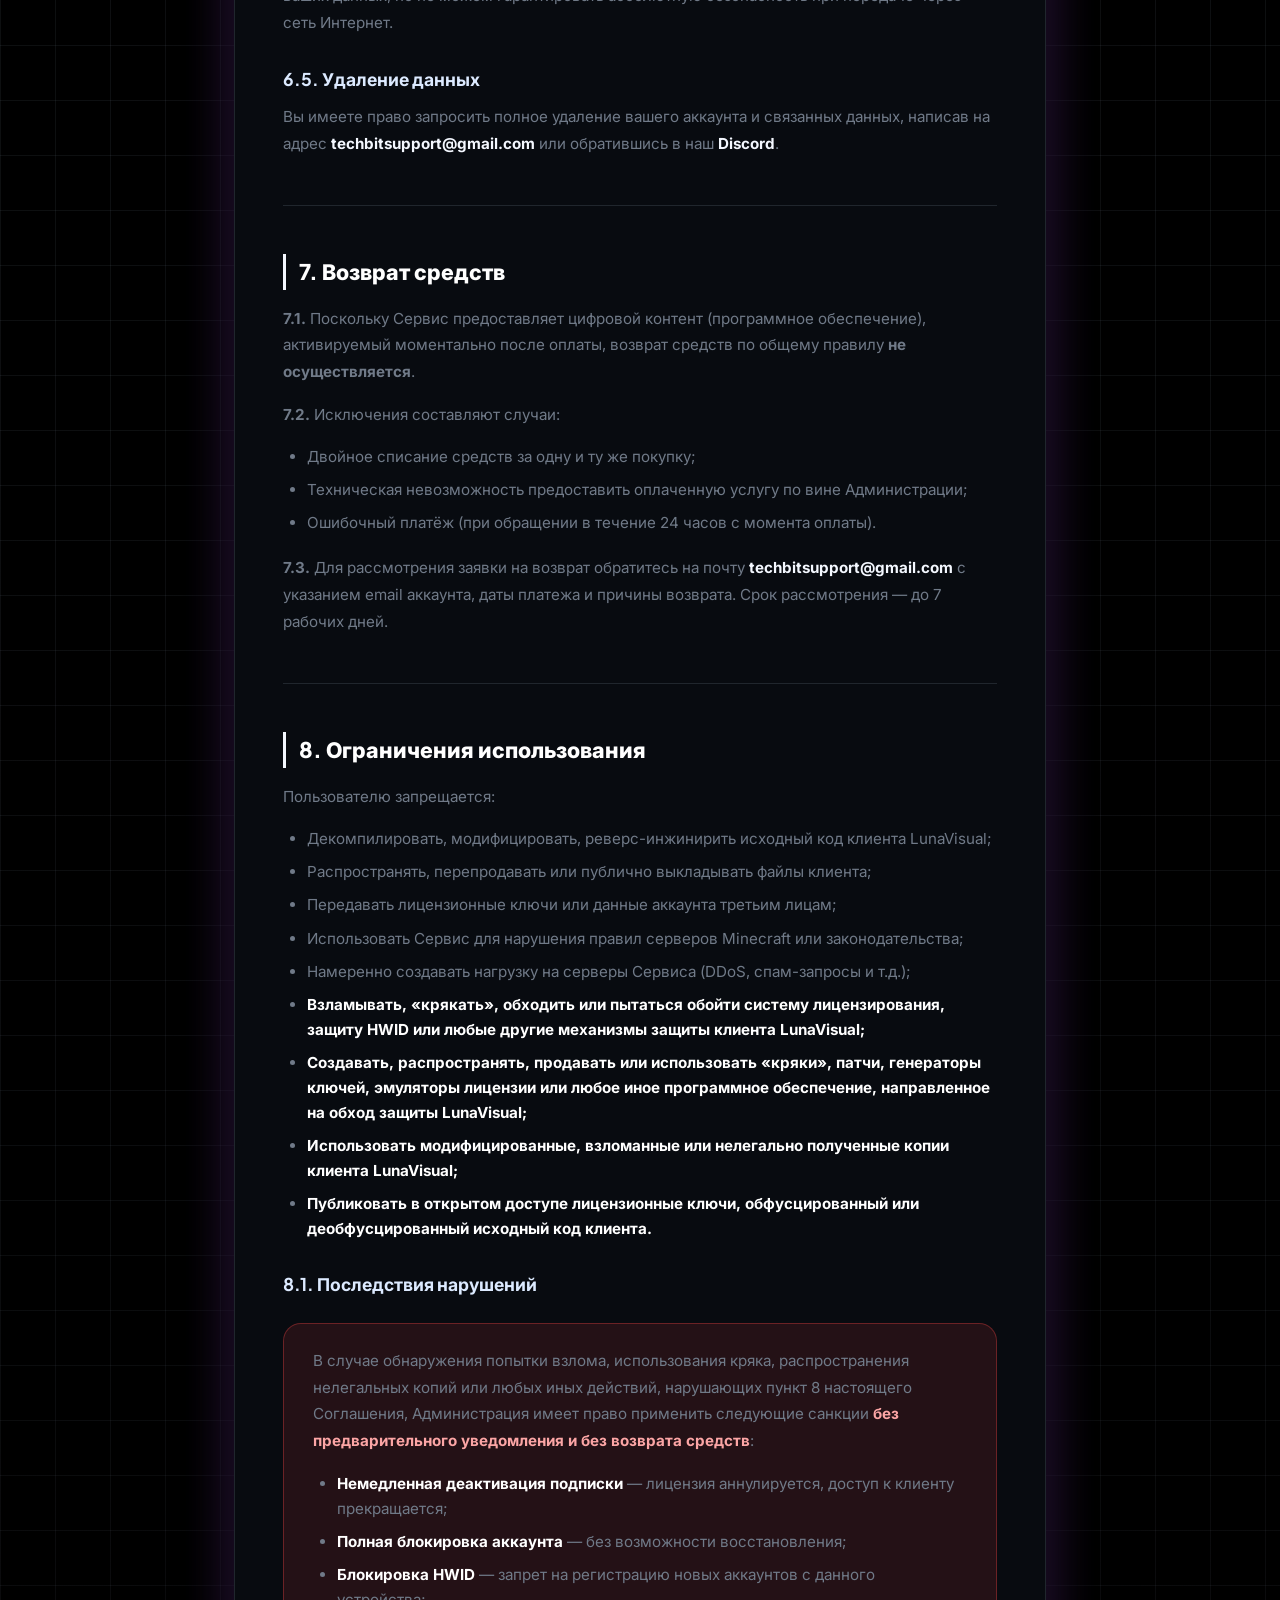
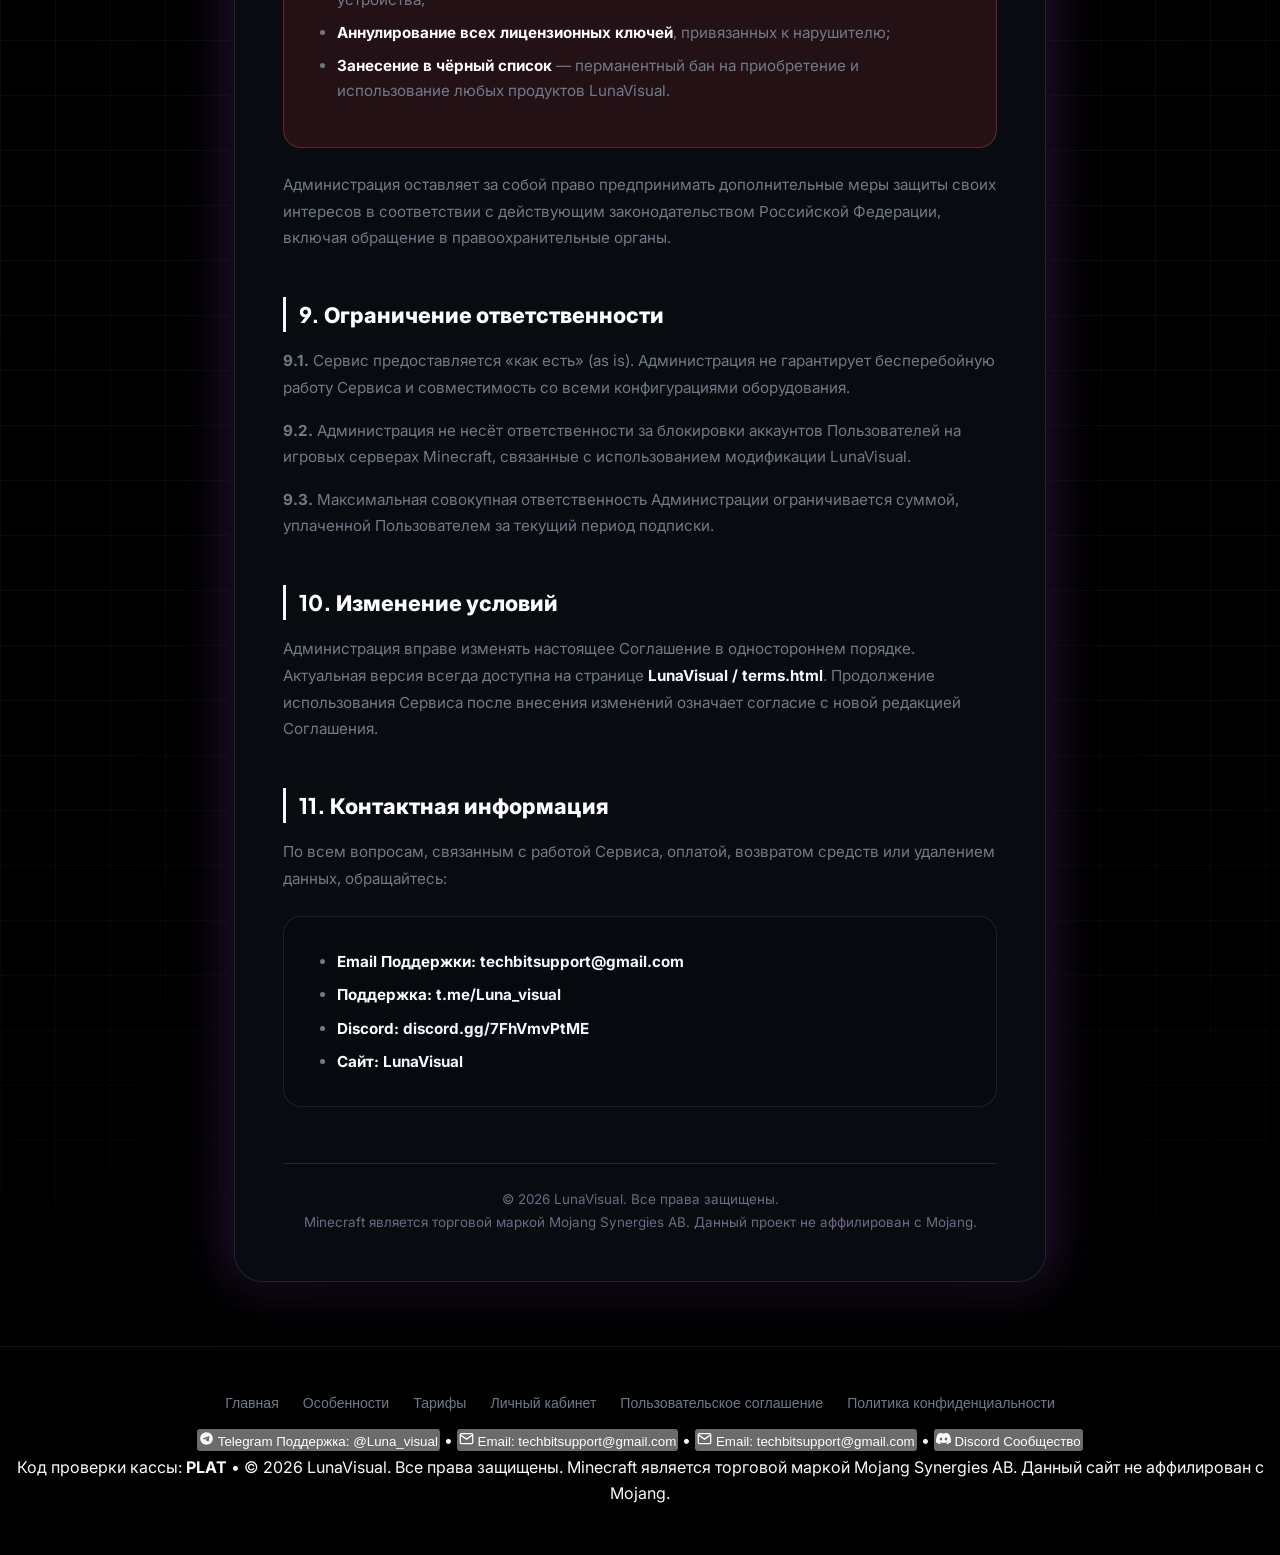
<file: terms.html>
<!DOCTYPE html>
<html lang="ru">
<head>
  <meta charset="UTF-8">
  <meta name="viewport" content="width=device-width, initial-scale=1.0">
  <meta name="description" content="Пользовательское соглашение LunaVisual — условия использования, политика конфиденциальности и возврат средств.">
  <title>LunaVisual | Пользовательское соглашение</title>
  
  <link rel="icon" type="image/png" href="lunavisual-logo.png">
  <link rel="shortcut icon" type="image/png" href="lunavisual-logo.png">
  <link rel="apple-touch-icon" href="lunavisual-logo.png">

  <!-- Google Fonts -->
  <link rel="preconnect" href="https://fonts.googleapis.com">
  <link rel="preconnect" href="https://fonts.gstatic.com" crossorigin>
  <link href="https://fonts.googleapis.com/css2?family=Inter:wght@400;500;600;700;800&family=Plus+Jakarta+Sans:wght@700;800;900&display=swap" rel="stylesheet">

  <style>
    :root {
      --p-primary: #9d4edd;
      --p-primary-hover: #b366ff;
      --p-glow: rgba(157, 78, 221, 0.45);
      --p-deep: #5a189a;
      --p-electric: #7b2cbf;
      --p-light: #c77dff;
      --p-soft: #e0aaff;
      --p-muted: #9f8bc2;

      --bg-dark: #07060b;
      --bg-card: rgba(20, 14, 32, 0.7);
      --bg-card-hover: rgba(32, 22, 52, 0.85);

      --border-subtle: rgba(157, 78, 221, 0.22);
      --border-active: rgba(199, 125, 255, 0.5);

      --text-main: #f8f6fc;
      --text-muted: #a39bb5;
      --text-dim: #706884;

      --font-sans: 'Inter', -apple-system, BlinkMacSystemFont, 'Segoe UI', Roboto, sans-serif;
      --font-heading: 'Plus Jakarta Sans', 'Inter', sans-serif;
    }

    *, *::before, *::after {
      box-sizing: border-box;
      margin: 0;
      padding: 0;
      -webkit-user-select: none !important;
      -moz-user-select: none !important;
      -ms-user-select: none !important;
      user-select: none !important;
      -webkit-touch-callout: none !important;
    }

    input, textarea, [contenteditable="true"] {
      -webkit-user-select: text !important;
      -moz-user-select: text !important;
      -ms-user-select: text !important;
      user-select: text !important;
    }

    img {
      -webkit-user-drag: none !important;
      user-drag: none !important;
    }

    html {
      scroll-behavior: smooth;
      color-scheme: dark;
    }

    /* Ultra-Custom Cyber Neon Scrollbar */
    * {
      scrollbar-width: thin;
      scrollbar-color: var(--p-primary, #9d4edd) var(--bg-dark, #07090e);
    }
    ::-webkit-scrollbar {
      width: 11px;
      height: 11px;
    }
    ::-webkit-scrollbar-button {
      display: none !important;
      width: 0 !important;
      height: 0 !important;
    }
    ::-webkit-scrollbar-track {
      background: linear-gradient(180deg, var(--bg-surface, #0f081a) 0%, var(--bg-dark, #07090e) 100%);
      border-left: 1px solid var(--border-subtle);
      box-shadow: inset 0 0 10px rgba(0, 0, 0, 0.7);
    }
    ::-webkit-scrollbar-thumb {
      background: linear-gradient(180deg, var(--p-light) 0%, var(--p-primary) 35%, var(--p-electric) 70%, var(--p-deep) 100%);
      border-radius: 999px;
      border: 2px solid var(--bg-dark, #07090e);
      box-shadow: 0 0 16px var(--p-glow), inset 0 1px 2px rgba(255, 255, 255, 0.6);
      transition: all 0.25s ease;
    }
    ::-webkit-scrollbar-thumb:hover {
      background: linear-gradient(180deg, #ffffff 0%, var(--p-light) 25%, var(--p-primary-hover) 65%, var(--p-electric) 100%);
      box-shadow: 0 0 28px var(--p-glow), 0 0 12px var(--p-light), inset 0 1px 3px #ffffff;
      border-color: rgba(7, 9, 14, 0.6);
    }
    ::-webkit-scrollbar-thumb:active {
      background: linear-gradient(180deg, #ffffff 0%, var(--p-light) 35%, var(--p-primary) 70%, var(--p-deep) 100%);
      box-shadow: 0 0 35px var(--p-glow), 0 0 16px var(--p-light), inset 0 1px 3px #ffffff;
    }
    ::-webkit-scrollbar-corner {
      background: var(--bg-dark, #07090e);
    }

    @keyframes pageFadeIn {
      from { opacity: 0; transform: translateY(6px); }
      to { opacity: 1; transform: translateY(0); }
    }

    body {
      background-color: var(--bg-dark);
      background-image: 
        radial-gradient(ellipse 70% 40% at 50% 0%, var(--border-subtle) 0%, transparent 65%),
        radial-gradient(ellipse 50% 35% at 85% 30%, var(--border-subtle) 0%, transparent 60%);
      background-attachment: fixed;
      background-repeat: no-repeat;
      color: var(--text-main);
      font-family: var(--font-sans);
      line-height: 1.65;
      overflow-x: hidden;
      min-height: 100vh;
      display: flex;
      flex-direction: column;
      -webkit-font-smoothing: antialiased;
      opacity: 1;
      animation: pageFadeIn 0.35s cubic-bezier(0.22, 1, 0.36, 1) forwards;
      transition: opacity 0.32s cubic-bezier(0.22, 1, 0.36, 1), transform 0.32s cubic-bezier(0.22, 1, 0.36, 1);
    }

    body.page-transition-exit {
      opacity: 0 !important;
      transform: translateY(-6px) !important;
      pointer-events: none;
    }

    /* Ambient Glow Lights (Balanced Atmospheric Lighting) */
    .ambient-glow-1, .ambient-glow-2 {
      position: fixed;
      border-radius: 50%;
      pointer-events: none;
      z-index: 0;
    }
    .ambient-glow-1 {
      top: -16%;
      left: 50%;
      transform: translateX(-50%);
      width: 1000px;
      height: 750px;
      background: radial-gradient(ellipse at center, var(--theme-glow-1, #9d4edd) 0%, var(--p-electric) 35%, transparent 70%);
      filter: blur(115px);
      opacity: 0.55;
      animation: floatGlow 20s ease-in-out infinite alternate;
    }
    .ambient-glow-2 {
      top: 25%;
      right: -8%;
      width: 850px;
      height: 850px;
      background: radial-gradient(circle, var(--theme-glow-2, #7b2cbf) 0%, var(--p-deep) 40%, transparent 70%);
      filter: blur(125px);
      opacity: 0.45;
      animation: floatGlow 24s ease-in-out infinite alternate -6s;
    }

    /* Full-Page Cyber Grid with Squares & Ambient Gradient */
    .cyber-grid-bg {
      position: fixed;
      inset: 0;
      background-image: 
        linear-gradient(to right, var(--border-subtle) 1px, transparent 1px),
        linear-gradient(to bottom, var(--border-subtle) 1px, transparent 1px);
      background-size: 55px 55px;
      mask-image: radial-gradient(circle at 50% 50%, rgba(0,0,0,0.95) 0%, rgba(0,0,0,0.55) 75%, transparent 100%);
      -webkit-mask-image: radial-gradient(circle at 50% 50%, rgba(0,0,0,0.95) 0%, rgba(0,0,0,0.55) 75%, transparent 100%);
      pointer-events: none;
      z-index: 0;
      opacity: 0.65;
    }

    @keyframes floatGlow {
      0% { transform: translate(0, 0) scale(1); }
      50% { transform: translate(40px, 30px) scale(1.1); }
      100% { transform: translate(-30px, 50px) scale(0.95); }
    }

    /* Header */
    header {
      position: fixed;
      top: 0;
      left: 0;
      width: 100%;
      z-index: 1000;
      padding: 1rem 0;
      background: rgba(7, 6, 11, 0.75);
      backdrop-filter: blur(20px);
      -webkit-backdrop-filter: blur(20px);
      border-bottom: 1px solid var(--border-subtle);
      box-shadow: 0 4px 20px rgba(0, 0, 0, 0.35);
    }

    .nav-container {
      display: flex;
      align-items: center;
      justify-content: space-between;
      max-width: 1280px;
      margin: 0 auto;
      padding: 0 2rem;
    }

    .logo {
      display: flex;
      align-items: center;
      gap: 12px;
      background: transparent;
      border: none;
      cursor: pointer;
      font-family: var(--font-heading);
      font-weight: 900;
      font-size: 1.35rem;
      letter-spacing: 0.08em;
      color: #fff;
    }

    .logo-img {
      width: 38px;
      height: 38px;
      border-radius: 12px;
      object-fit: cover;
      border: 1.5px solid var(--border-active);
      box-shadow: 0 0 18px var(--p-glow);
    }

    nav ul {
      display: flex;
      align-items: center;
      gap: 6px;
      list-style: none;
      background: linear-gradient(135deg, var(--bg-surface) 0%, var(--bg-card) 100%);
      padding: 6px 12px;
      border-radius: 999px;
      border: 1px solid var(--border-active);
      backdrop-filter: blur(20px);
      box-shadow: 0 10px 30px rgba(0, 0, 0, 0.4), 0 0 25px var(--p-glow);
    }

    .nav-link-btn {
      background: transparent;
      border: none;
      color: var(--text-muted);
      font-family: var(--font-sans);
      font-size: 0.9rem;
      font-weight: 600;
      padding: 8px 16px;
      border-radius: 999px;
      cursor: pointer;
      transition: all 0.25s ease;
    }
    .nav-link-btn:hover {
      color: #fff;
      background: linear-gradient(135deg, var(--border-subtle) 0%, var(--border-active) 100%);
      box-shadow: 0 0 15px var(--p-glow);
    }

    .lang-switcher {
      display: inline-flex;
      align-items: center;
      gap: 2px;
      background: rgba(255, 255, 255, 0.06);
      border: 1px solid var(--border-subtle);
      border-radius: 999px;
      padding: 3px 6px;
      backdrop-filter: blur(8px);
    }
    .lang-btn {
      background: transparent;
      border: 0;
      color: var(--text-muted);
      font-family: var(--font-sans);
      font-size: 0.75rem;
      font-weight: 700;
      padding: 4px 8px;
      border-radius: 999px;
      cursor: pointer;
      transition: all 0.2s ease;
    }
    .lang-btn:hover { color: #fff; }
    .lang-btn.active {
      background: linear-gradient(135deg, var(--p-primary), var(--p-electric));
      color: var(--p-contrast-text, #fff);
      box-shadow: 0 0 10px var(--p-glow);
    }
    .lang-divider {
      color: rgba(255, 255, 255, 0.2);
      font-size: 0.72rem;
    }

    /* Terms Layout */
    .terms-page-wrapper {
      flex: 1;
      max-width: 860px;
      width: 100%;
      margin: 8rem auto 4rem auto;
      padding: 0 1.5rem;
    }

    .page-back-btn {
      display: inline-flex;
      align-items: center;
      gap: 6px;
      background: transparent;
      border: none;
      color: var(--p-soft);
      font-family: var(--font-heading);
      font-weight: 700;
      font-size: 0.92rem;
      cursor: pointer;
      margin-bottom: 2rem;
      transition: all 0.2s ease;
    }
    .page-back-btn:hover {
      color: #fff;
      transform: translateX(-4px);
    }

    .terms-main-card {
      background: var(--bg-card);
      border: 1.5px solid var(--border-subtle);
      border-radius: 28px;
      padding: 3rem;
      backdrop-filter: blur(24px);
      box-shadow: 0 30px 80px rgba(0, 0, 0, 0.8), 0 0 50px var(--p-glow);
    }

    .terms-main-card h1 {
      font-family: var(--font-heading);
      font-size: clamp(2.2rem, 4vw, 3rem);
      font-weight: 900;
      letter-spacing: -0.03em;
      margin-bottom: 0.4rem;
      line-height: 1.15;
    }
    .terms-main-card h1 span {
      background: linear-gradient(135deg, #ffffff 10%, var(--p-soft) 50%, var(--p-primary) 100%);
      -webkit-background-clip: text;
      -webkit-text-fill-color: transparent;
    }

    .terms-meta {
      font-size: 0.86rem;
      color: var(--p-muted);
      margin-bottom: 2.5rem;
      padding-bottom: 1.5rem;
      border-bottom: 1px solid var(--border-subtle);
    }

    .terms-main-card h2 {
      font-family: var(--font-heading);
      font-size: 1.35rem;
      font-weight: 800;
      color: #fff;
      margin: 2.8rem 0 1rem 0;
      padding-left: 0.8rem;
      border-left: 3.5px solid var(--p-light);
    }

    .terms-main-card h3 {
      font-family: var(--font-heading);
      font-size: 1.1rem;
      font-weight: 700;
      color: var(--p-soft);
      margin: 1.8rem 0 0.6rem 0;
    }

    .terms-main-card p {
      margin-bottom: 1rem;
      color: var(--text-muted);
      font-size: 0.95rem;
      line-height: 1.75;
    }

    .terms-main-card ul, .terms-main-card ol {
      margin: 0.5rem 0 1.25rem 1.5rem;
      color: var(--text-muted);
      font-size: 0.95rem;
    }
    .terms-main-card li {
      margin-bottom: 0.5rem;
      line-height: 1.65;
    }
    .terms-main-card li strong {
      color: #fff;
    }

    .terms-card {
      background: var(--bg-surface);
      border: 1.5px solid var(--border-subtle);
      border-radius: 18px;
      padding: 1.5rem 1.8rem;
      margin: 1.5rem 0;
    }
    .terms-card p:last-child, .terms-card ul:last-child {
      margin-bottom: 0;
    }

    .terms-warn {
      background: rgba(239, 68, 68, 0.12);
      border: 1.5px solid rgba(239, 68, 68, 0.35);
      border-radius: 18px;
      padding: 1.5rem 1.8rem;
      margin: 1.5rem 0;
    }
    .terms-warn strong {
      color: #fca5a5;
    }

    .terms-link {
      color: var(--p-light);
      cursor: pointer;
      text-decoration: none;
      font-weight: 700;
      transition: color 0.2s ease;
    }
    .terms-link:hover {
      color: #fff;
      text-decoration: underline;
    }

    .terms-divider {
      border: none;
      border-top: 1px solid var(--border-subtle);
      margin: 3rem 0;
    }

    .terms-footer-block {
      margin-top: 3.5rem;
      padding-top: 1.5rem;
      border-top: 1px solid var(--border-subtle);
      font-size: 0.84rem;
      color: var(--text-dim);
      text-align: center;
      line-height: 1.7;
    }

    /* Footer */
    footer {
      padding: 3rem 0;
      border-top: 1px solid var(--border-subtle);
      background: transparent;
      text-align: center;
    }
    .footer-links {
      display: flex;
      justify-content: center;
      gap: 1.5rem;
      margin-bottom: 1rem;
      flex-wrap: wrap;
    }
    .footer-links button {
      background: transparent;
      border: none;
      color: var(--text-muted);
      font-size: 0.88rem;
    .footer-links button:hover { color: var(--p-soft); }

    .footer-links-row {
      display: flex;
      flex-wrap: wrap;
      justify-content: center;
      align-items: center;
      gap: 1.25rem;
    }
    .footer-contact-link {
      background: transparent;
      border: none;
      color: var(--text-muted);
      font-size: 0.88rem;
      font-weight: 500;
      cursor: pointer;
      text-decoration: none;
      transition: color 0.2s ease, transform 0.2s ease;
      display: inline-flex;
      align-items: center;
      gap: 6px;
    }
    .footer-contact-link:hover {
      color: #fff;
      text-shadow: 0 0 12px var(--p-glow);
    }
    .footer-contact-link svg {
      color: var(--p-light);
      transition: transform 0.2s ease;
    }
    .footer-contact-link:hover svg {
      transform: scale(1.15);
      color: #fff;
    }
    .footer-divider-dot {
      color: var(--border-active);
      font-size: 0.75rem;
      opacity: 0.5;
    }
    .footer-meta-row {
      display: flex;
      flex-wrap: wrap;
      justify-content: center;
      align-items: center;
      gap: 0.85rem;
      font-size: 0.8rem;
      color: var(--text-dim);
      margin-top: 1rem;
    }
    .footer-plat-badge {
      display: inline-flex;
      align-items: center;
      gap: 5px;
      padding: 3px 10px;
      border-radius: 6px;
      background: rgba(157, 78, 221, 0.08);
      border: 1px solid var(--border-subtle);
      color: var(--text-muted);
      font-size: 0.76rem;
      font-family: monospace;
    }
    .footer-plat-badge strong {
      color: var(--p-light);
    }
    .copyright { font-size: 0.8rem; color: var(--text-dim); }

    @media (max-width: 640px) {
      .terms-page-wrapper { margin-top: 6.5rem; }
      .terms-main-card { padding: 2rem 1.25rem; }
    }
  </style>
  <link rel="stylesheet" href="luna-theme.css">
</head>
<body>

  <div class="ambient-glow-1"></div>
  <div class="ambient-glow-2"></div>
  <div class="cyber-grid-bg"></div>

  <!-- Sticky Header -->
  <header>
    <div class="nav-container">
      <button type="button" class="logo" onclick="location.href='index.html'" aria-label="LunaVisual">
        <img class="logo-img" src="lunavisual-logo.png" alt="LunaVisual Logo">
        LUNAVISUAL
      </button>
      <nav>
        <ul>
          <li><button type="button" class="nav-link-btn" onclick="location.href='index.html'" data-i18n="nav_home">Главная</button></li>
          <li><button type="button" class="nav-link-btn" onclick="location.href='index.html#features'" data-i18n="nav_features">Особенности</button></li>
          <li><button type="button" class="nav-link-btn" onclick="location.href='index.html#pricing'" data-i18n="nav_pricing">Цены</button></li>
          <li><button type="button" class="nav-link-btn" onclick="location.href='profile.html'" data-i18n="nav_profile_long">Личный кабинет</button></li>
          <li class="lang-switch-item">
            <div class="lang-switcher" role="group" aria-label="Language Selector">
              <button type="button" class="lang-btn active" data-lang="ru">RU</button>
              <span class="lang-divider">/</span>
              <button type="button" class="lang-btn" data-lang="en">EN</button>
            </div>
          </li>
        </ul>
      </nav>
    </div>
  </header>

  <!-- Terms Content -->
  <div class="terms-page-wrapper">

    <button type="button" class="page-back-btn" onclick="location.href='index.html'" data-i18n="prof_back">
      ← Вернуться на главную
    </button>

    <div class="terms-main-card">
      <!-- Russian Language View -->
      <div class="lang-view" data-lang-view="ru">
        <h1>Пользовательское <span>Соглашение</span></h1>
        <p class="terms-meta">Последнее обновление: 14 августа 2026 г. &nbsp;·&nbsp; Версия 1.0</p>

        <!-- 1. Общие положения -->
        <h2>1. Общие положения</h2>
        <p>Настоящее Пользовательское соглашение (далее — «Соглашение») регулирует отношения между администрацией проекта <strong>LunaVisual</strong> (далее — «Администрация», «мы») и физическим лицом (далее — «Пользователь», «вы»), использующим веб-сайт <span class="terms-link" onclick="location.href='index.html'">LunaVisual</span>, программное обеспечение LunaVisual для Minecraft и связанные сервисы (далее — «Сервис»).</p>
        <p>Регистрируясь на сайте, приобретая подписку или скачивая клиент LunaVisual, вы подтверждаете, что полностью прочитали, поняли и принимаете условия настоящего Соглашения.</p>

        <!-- 2. Описание сервиса -->
        <h2>2. Описание сервиса</h2>
        <p>LunaVisual — это модификация (мод) для игры Minecraft версии 1.21.11 на платформе Fabric Loader, предоставляющая визуальные улучшения геймплея: кастомные ViewModel, шейдерные эффекты Chams, ESP-подсветку, адаптивный HUD, косметические элементы и другие функции.</p>
        <div class="terms-card">
          <p>Сервис включает:</p>
          <ul>
            <li>Веб-сайт для регистрации, авторизации и управления лицензией;</li>
            <li>Систему лицензионных ключей для активации подписки;</li>
            <li>Скачивание клиентского файла (LunaVisual.jar / LunaVisual.exe);</li>
            <li>Систему привязки аппаратного идентификатора (HWID).</li>
          </ul>
        </div>

        <!-- 3. Регистрация и аккаунт -->
        <h2>3. Регистрация и аккаунт</h2>
        <p><strong>3.1.</strong> Для использования Сервиса необходимо зарегистрироваться, указав действующий адрес электронной почты и игровой никнейм Minecraft.</p>
        <p><strong>3.2.</strong> Вы несёте полную ответственность за сохранность данных своего аккаунта (логин, пароль) и за все действия, совершённые с его использованием.</p>
        <p><strong>3.3.</strong> Передача аккаунта третьим лицам запрещена.</p>
        <p><strong>3.4.</strong> Администрация оставляет за собой право заблокировать или удалить аккаунт при нарушении условий настоящего Соглашения без возврата средств.</p>

        <!-- 4. Подписка и оплата -->
        <h2>4. Подписка и оплата</h2>
        <p><strong>4.1.</strong> Доступ к функциям LunaVisual предоставляется на платной основе по тарифным планам:</p>
        <div class="terms-card">
          <ul>
            <li><strong>7 Дней</strong> — 270 ₽</li>
            <li><strong>30 Дней</strong> — 450 ₽</li>
            <li><strong>90 Дней</strong> — 670 ₽</li>
            <li><strong>Навсегда (Lifetime)</strong> — 1500 ₽</li>
          </ul>
        </div>
        <p><strong>4.2.</strong> Оплата производится через платёжный агрегатор AnyPay с использованием доступных методов: СБП (QR-код), банковские карты МИР/Visa/Mastercard, ЮMoney, криптовалюта.</p>
        <p><strong>4.3.</strong> После успешной оплаты лицензионный ключ генерируется автоматически и привязывается к аккаунту Пользователя.</p>
        <p><strong>4.4.</strong> Цены указаны в российских рублях (₽) и могут быть изменены Администрацией в одностороннем порядке. Изменение цен не затрагивает уже оплаченные подписки.</p>

        <!-- 5. Привязка HWID -->
        <h2>5. Привязка HWID</h2>
        <p><strong>5.1.</strong> При первом запуске клиента LunaVisual в игре Minecraft, модификация автоматически привязывает аппаратный идентификатор вашего компьютера (HWID) к вашему профилю.</p>
        <p><strong>5.2.</strong> Одна подписка может быть активна только на одном устройстве одновременно.</p>
        <p><strong>5.3.</strong> Для переноса лицензии на другое устройство необходимо выполнить сброс HWID (бесплатно для администратора, платно через ключ «Сброс HWID» для обычных пользователей).</p>

        <hr class="terms-divider">

        <!-- 6. Политика конфиденциальности -->
        <h2>6. Политика конфиденциальности</h2>

        <h3>6.1. Какие данные мы собираем</h3>
        <div class="terms-card">
          <ul>
            <li><strong>Email-адрес</strong> — для авторизации и связи;</li>
            <li><strong>Игровой никнейм Minecraft</strong> — для привязки лицензии;</li>
            <li><strong>Аппаратный идентификатор (HWID)</strong> — для защиты от несанкционированного распространения клиента;</li>
            <li><strong>IP-адрес</strong> — может фиксироваться серверами автоматически для обеспечения безопасности.</li>
          </ul>
        </div>

        <h3>6.2. Как мы используем данные</h3>
        <ul>
          <li>Для предоставления, поддержки и улучшения Сервиса;</li>
          <li>Для верификации лицензии и привязки устройства;</li>
          <li>Для отправки уведомлений о статусе подписки;</li>
          <li>Для предотвращения мошенничества и нарушений.</li>
        </ul>

        <h3>6.3. Передача данных третьим лицам</h3>
        <p>Мы <strong>не продаём и не передаём</strong> персональные данные Пользователей третьим лицам, за исключением случаев, предусмотренных законодательством Российской Федерации.</p>

        <h3>6.4. Хранение данных</h3>
        <p>Данные хранятся на защищённых серверах платформы Supabase (облачная база данных) с шифрованием трафика по протоколу TLS/SSL. Мы принимаем разумные меры для защиты ваших данных, но не можем гарантировать абсолютную безопасность при передаче через сеть Интернет.</p>

        <h3>6.5. Удаление данных</h3>
        <p>Вы имеете право запросить полное удаление вашего аккаунта и связанных данных, написав на адрес <span class="terms-link" onclick="location.href='mailto:techbitsupport@gmail.com'">techbitsupport@gmail.com</span> или обратившись в наш <span class="terms-link" onclick="window.open('https://discord.gg/7FhVmvPtME','_blank')">Discord</span>.</p>

        <hr class="terms-divider">

        <!-- 7. Возврат средств -->
        <h2>7. Возврат средств</h2>
        <p><strong>7.1.</strong> Поскольку Сервис предоставляет цифровой контент (программное обеспечение), активируемый моментально после оплаты, возврат средств по общему правилу <strong>не осуществляется</strong>.</p>
        <p><strong>7.2.</strong> Исключения составляют случаи:</p>
        <ul>
          <li>Двойное списание средств за одну и ту же покупку;</li>
          <li>Техническая невозможность предоставить оплаченную услугу по вине Администрации;</li>
          <li>Ошибочный платёж (при обращении в течение 24 часов с момента оплаты).</li>
        </ul>
        <p><strong>7.3.</strong> Для рассмотрения заявки на возврат обратитесь на почту <span class="terms-link" onclick="location.href='mailto:techbitsupport@gmail.com'">techbitsupport@gmail.com</span> с указанием email аккаунта, даты платежа и причины возврата. Срок рассмотрения — до 7 рабочих дней.</p>

        <hr class="terms-divider">

        <!-- 8. Ограничения использования -->
        <h2>8. Ограничения использования</h2>
        <p>Пользователю запрещается:</p>
        <ul>
          <li>Декомпилировать, модифицировать, реверс-инжинирить исходный код клиента LunaVisual;</li>
          <li>Распространять, перепродавать или публично выкладывать файлы клиента;</li>
          <li>Передавать лицензионные ключи или данные аккаунта третьим лицам;</li>
          <li>Использовать Сервис для нарушения правил серверов Minecraft или законодательства;</li>
          <li>Намеренно создавать нагрузку на серверы Сервиса (DDoS, спам-запросы и т.д.);</li>
          <li><strong>Взламывать, «крякать», обходить или пытаться обойти систему лицензирования, защиту HWID или любые другие механизмы защиты клиента LunaVisual;</strong></li>
          <li><strong>Создавать, распространять, продавать или использовать «кряки», патчи, генераторы ключей, эмуляторы лицензии или любое иное программное обеспечение, направленное на обход защиты LunaVisual;</strong></li>
          <li><strong>Использовать модифицированные, взломанные или нелегально полученные копии клиента LunaVisual;</strong></li>
          <li><strong>Публиковать в открытом доступе лицензионные ключи, обфусцированный или деобфусцированный исходный код клиента.</strong></li>
        </ul>

        <h3>8.1. Последствия нарушений</h3>
        <div class="terms-warn">
          <p>В случае обнаружения попытки взлома, использования кряка, распространения нелегальных копий или любых иных действий, нарушающих пункт 8 настоящего Соглашения, Администрация имеет право применить следующие санкции <strong>без предварительного уведомления и без возврата средств</strong>:</p>
          <ul>
            <li><strong>Немедленная деактивация подписки</strong> — лицензия аннулируется, доступ к клиенту прекращается;</li>
            <li><strong>Полная блокировка аккаунта</strong> — без возможности восстановления;</li>
            <li><strong>Блокировка HWID</strong> — запрет на регистрацию новых аккаунтов с данного устройства;</li>
            <li><strong>Аннулирование всех лицензионных ключей</strong>, привязанных к нарушителю;</li>
            <li><strong>Занесение в чёрный список</strong> — перманентный бан на приобретение и использование любых продуктов LunaVisual.</li>
          </ul>
        </div>
        <p>Администрация оставляет за собой право предпринимать дополнительные меры защиты своих интересов в соответствии с действующим законодательством Российской Федерации, включая обращение в правоохранительные органы.</p>

        <!-- 9. Ответственность -->
        <h2>9. Ограничение ответственности</h2>
        <p><strong>9.1.</strong> Сервис предоставляется «как есть» (as is). Администрация не гарантирует бесперебойную работу Сервиса и совместимость со всеми конфигурациями оборудования.</p>
        <p><strong>9.2.</strong> Администрация не несёт ответственности за блокировки аккаунтов Пользователей на игровых серверах Minecraft, связанные с использованием модификации LunaVisual.</p>
        <p><strong>9.3.</strong> Максимальная совокупная ответственность Администрации ограничивается суммой, уплаченной Пользователем за текущий период подписки.</p>

        <!-- 10. Изменения -->
        <h2>10. Изменение условий</h2>
        <p>Администрация вправе изменять настоящее Соглашение в одностороннем порядке. Актуальная версия всегда доступна на странице <span class="terms-link" onclick="location.reload()">LunaVisual / terms.html</span>. Продолжение использования Сервиса после внесения изменений означает согласие с новой редакцией Соглашения.</p>

        <!-- 11. Контакты -->
        <h2>11. Контактная информация</h2>
        <p>По всем вопросам, связанным с работой Сервиса, оплатой, возвратом средств или удалением данных, обращайтесь:</p>
        <div class="terms-card">
          <ul>
            <li><strong>Email Поддержки:</strong> <span class="terms-link" onclick="location.href='mailto:techbitsupport@gmail.com'">techbitsupport@gmail.com</span></li>
            <li><strong>Поддержка:</strong> <span class="terms-link" onclick="window.open('https://t.me/Luna_visual','_blank')">t.me/Luna_visual</span></li>
            <li><strong>Discord:</strong> <span class="terms-link" onclick="window.open('https://discord.gg/7FhVmvPtME','_blank')">discord.gg/7FhVmvPtME</span></li>
            <li><strong>Сайт:</strong> <span class="terms-link" onclick="location.href='index.html'">LunaVisual</span></li>
          </ul>
        </div>

        <div class="terms-footer-block">
          © 2026 LunaVisual. Все права защищены.<br>
          Minecraft является торговой маркой Mojang Synergies AB. Данный проект не аффилирован с Mojang.
        </div>
      </div>

      <!-- English Language View -->
      <div class="lang-view" data-lang-view="en" style="display:none;">
        <h1>Terms of <span>Service</span></h1>
        <p class="terms-meta">Last Updated: August 14, 2026 &nbsp;·&nbsp; Version 1.0</p>

        <!-- 1. General Provisions -->
        <h2>1. General Provisions</h2>
        <p>These Terms of Service (hereinafter "Terms") govern the relationship between the administration of the <strong>LunaVisual</strong> project (hereinafter "Administration", "we", "us") and any individual (hereinafter "User", "you") accessing the website <span class="terms-link" onclick="location.href='index.html'">LunaVisual</span>, the LunaVisual software for Minecraft, and associated services (hereinafter "Service").</p>
        <p>By registering on the website, purchasing a subscription, or downloading the LunaVisual client, you confirm that you have fully read, understood, and agreed to these Terms.</p>

        <!-- 2. Description of Service -->
        <h2>2. Description of Service</h2>
        <p>LunaVisual is a client modification (mod) for Minecraft version 1.21.11 on the Fabric Loader platform, providing visual gameplay enhancements: custom ViewModel, Chams shader effects, ESP highlighting, adaptive HUD, cosmetic elements, and other features.</p>
        <div class="terms-card">
          <p>The Service includes:</p>
          <ul>
            <li>Website for registration, authentication, and license management;</li>
            <li>License key system for subscription activation;</li>
            <li>Client file downloads (LunaVisual.jar / LunaVisual.exe);</li>
            <li>Hardware Identification (HWID) binding system.</li>
          </ul>
        </div>

        <!-- 3. Registration & Account -->
        <h2>3. Registration & Account</h2>
        <p><strong>3.1.</strong> To use the Service, you must register by providing a valid email address and a Minecraft in-game nickname.</p>
        <p><strong>3.2.</strong> You bear full responsibility for safeguarding your account credentials (login, password) and for all actions taken under your account.</p>
        <p><strong>3.3.</strong> Transferring accounts to third parties is strictly prohibited.</p>
        <p><strong>3.4.</strong> The Administration reserves the right to suspend or terminate any account violating these Terms without refund.</p>

        <!-- 4. Subscription & Payment -->
        <h2>4. Subscription & Payment</h2>
        <p><strong>4.1.</strong> Access to LunaVisual features is offered on a paid subscription basis:</p>
        <div class="terms-card">
          <ul>
            <li><strong>7 Days</strong> — 270 ₽</li>
            <li><strong>30 Days</strong> — 450 ₽</li>
            <li><strong>90 Days</strong> — 670 ₽</li>
            <li><strong>Lifetime (Full Access)</strong> — 1500 ₽</li>
          </ul>
        </div>
        <p><strong>4.2.</strong> Payments are processed via the AnyPay payment aggregator supporting SBP (QR code), Bank Cards (MIR/Visa/Mastercard), YuMoney, and cryptocurrency.</p>
        <p><strong>4.3.</strong> Upon successful payment, a license key is automatically generated and linked to the User's account.</p>
        <p><strong>4.4.</strong> Prices are displayed in Russian Rubles (₽) and may be adjusted unilaterally by the Administration. Price changes will not affect active paid subscriptions.</p>

        <!-- 5. HWID Binding -->
        <h2>5. HWID Binding</h2>
        <p><strong>5.1.</strong> Upon the first launch of the LunaVisual client in Minecraft, the mod automatically binds the unique hardware identifier (HWID) of your computer to your profile.</p>
        <p><strong>5.2.</strong> One subscription can only be active on one computer at any given time.</p>
        <p><strong>5.3.</strong> To transfer your license to a new PC, an HWID reset must be performed.</p>

        <hr class="terms-divider">

        <!-- 6. Privacy Policy -->
        <h2>6. Privacy Policy</h2>
        <h3>6.1. Data We Collect</h3>
        <div class="terms-card">
          <ul>
            <li><strong>Email Address</strong> — for authentication and account communication;</li>
            <li><strong>Minecraft In-Game Nickname</strong> — for license association;</li>
            <li><strong>Hardware Identifier (HWID)</strong> — for security and software protection;</li>
            <li><strong>IP Address</strong> — logged automatically for security and anti-abuse verification.</li>
          </ul>
        </div>

        <h3>6.2. How We Use Data</h3>
        <ul>
          <li>To provide, maintain, and enhance the Service;</li>
          <li>To verify licenses and device bindings;</li>
          <li>To notify you regarding subscription status;</li>
          <li>To prevent fraud, cracking, and abuse.</li>
        </ul>

        <h3>6.3. Third-Party Sharing</h3>
        <p>We <strong>do not sell or share</strong> User personal data with third parties, except as required by law.</p>

        <h3>6.4. Data Storage</h3>
        <p>Data is securely stored on Supabase cloud servers with end-to-end TLS/SSL encryption.</p>

        <h3>6.5. Data Deletion</h3>
        <p>You have the right to request full deletion of your account and personal data by emailing <span class="terms-link" onclick="location.href='mailto:techbitsupport@gmail.com'">techbitsupport@gmail.com</span> or contacting our <span class="terms-link" onclick="window.open('https://discord.gg/7FhVmvPtME','_blank')">Discord Server</span>.</p>

        <hr class="terms-divider">

        <!-- 7. Refund Policy -->
        <h2>7. Refund Policy</h2>
        <p><strong>7.1.</strong> As the Service delivers digital software immediately activated upon purchase, all sales are generally <strong>final and non-refundable</strong>.</p>
        <p><strong>7.2.</strong> Exceptions are limited to:</p>
        <ul>
          <li>Duplicate charges for the same transaction;</li>
          <li>Technical failure to provide the paid service due to fault of Administration;</li>
          <li>Accidental payment (if requested within 24 hours of purchase).</li>
        </ul>
        <p><strong>7.3.</strong> To submit a refund request, contact <span class="terms-link" onclick="location.href='mailto:techbitsupport@gmail.com'">techbitsupport@gmail.com</span> with your account email, payment date, and rationale. Review time is up to 7 business days.</p>

        <hr class="terms-divider">

        <!-- 8. Usage Restrictions -->
        <h2>8. Usage Restrictions</h2>
        <p>Users are strictly prohibited from:</p>
        <ul>
          <li>Decompiling, modifying, or reverse engineering the LunaVisual client source code;</li>
          <li>Redistributing, reselling, or publicly sharing client files;</li>
          <li>Transferring license keys or account credentials to third parties;</li>
          <li>Using the Service to violate Minecraft server rules or applicable laws;</li>
          <li>Intentionally overloading Service servers (DDoS, spam requests, etc.);</li>
          <li><strong>Cracking, bypassing, or attempting to circumvent the licensing system, HWID protection, or any other security mechanism;</strong></li>
          <li><strong>Developing, distributing, or selling cracks, patches, keygens, or license emulators;</strong></li>
          <li><strong>Using modified, cracked, or unauthorized copies of the LunaVisual client;</strong></li>
          <li><strong>Publicly publishing license keys or obfuscated/deobfuscated client code.</strong></li>
        </ul>

        <h3>8.1. Violation Consequences</h3>
        <div class="terms-warn">
          <p>If cracking attempts, unauthorized distribution, or violations of Section 8 are detected, the Administration reserves the right to enforce the following sanctions <strong>without prior notice and without refund</strong>:</p>
          <ul>
            <li><strong>Immediate subscription deactivation</strong> — license revoked, client access blocked;</li>
            <li><strong>Permanent account termination</strong> — without possibility of recovery;</li>
            <li><strong>HWID Blacklisting</strong> — prevention of future account creation from the device;</li>
            <li><strong>Revocation of all linked license keys</strong>;</li>
            <li><strong>Permanent ban</strong> from purchasing or using any LunaVisual products.</li>
          </ul>
        </div>

        <!-- 9. Limitation of Liability -->
        <h2>9. Limitation of Liability</h2>
        <p><strong>9.1.</strong> The Service is provided "AS IS". The Administration does not guarantee uninterrupted operation or compatibility with all hardware configurations.</p>
        <p><strong>9.2.</strong> The Administration is not liable for account bans on third-party Minecraft servers associated with client usage.</p>
        <p><strong>9.3.</strong> Maximum aggregate liability is limited to the amount paid by the User for the current subscription period.</p>

        <!-- 10. Modifications -->
        <h2>10. Modifications to Terms</h2>
        <p>The Administration may update these Terms at any time. The current version is always accessible at <span class="terms-link" onclick="location.reload()">LunaVisual / terms.html</span>. Continued use of the Service signifies acceptance of updated Terms.</p>

        <!-- 11. Contact Info -->
        <h2>11. Contact Information</h2>
        <p>For questions regarding the Service, billing, refunds, or data requests, contact us at:</p>
        <div class="terms-card">
          <ul>
            <li><strong>Email:</strong> <span class="terms-link" onclick="location.href='mailto:techbitsupport@gmail.com'">techbitsupport@gmail.com</span></li>
            <li><strong>Support:</strong> <span class="terms-link" onclick="window.open('https://t.me/Luna_visual','_blank')">t.me/Luna_visual</span></li>
            <li><strong>Discord:</strong> <span class="terms-link" onclick="window.open('https://discord.gg/7FhVmvPtME','_blank')">discord.gg/7FhVmvPtME</span></li>
            <li><strong>Website:</strong> <span class="terms-link" onclick="location.href='index.html'">LunaVisual</span></li>
          </ul>
        </div>

        <div class="terms-footer-block">
          © 2026 LunaVisual. All rights reserved.<br>
          Minecraft is a trademark of Mojang Synergies AB. This project is not affiliated with Mojang.
        </div>
      </div>
    </div>

  </div>

  <!-- Footer -->
  <footer>
    <div class="footer-links">
      <button type="button" onclick="location.href='index.html'" data-i18n="footer_home">Главная</button>
      <button type="button" onclick="location.href='index.html#features'" data-i18n="footer_features">Особенности</button>
      <button type="button" onclick="location.href='index.html#pricing'" data-i18n="footer_pricing">Тарифы</button>
      <button type="button" onclick="location.href='profile.html'" data-i18n="footer_profile">Личный кабинет</button>
      <button type="button" onclick="location.href='terms.html'" data-i18n="footer_terms">Пользовательское соглашение</button>
      <button type="button" onclick="location.href='privacy.html'" data-i18n="footer_privacy">Политика конфиденциальности</button>
    </div>

        <!-- Support Channels Row -->
    <div class="footer-links-row" style="margin-top: 1rem;">
      <button type="button" class="footer-contact-link" onclick="window.open('https://t.me/Luna_visual','_blank')">
        <svg width="15" height="15" viewBox="0 0 24 24" fill="currentColor"><path d="M12 2C6.48 2 2 6.48 2 12s4.48 10 10 10 10-4.48 10-10S17.52 2 12 2zm4.64 6.8c-.15 1.58-.8 5.42-1.13 7.19-.14.75-.42 1-.68 1.03-.58.05-1.02-.38-1.58-.75-.88-.58-1.38-.94-2.23-1.5-.99-.65-.35-1.01.22-1.59.15-.15 2.71-2.48 2.76-2.69a.2.2 0 00-.05-.18c-.06-.05-.14-.03-.21-.02-.09.02-1.49.95-4.22 2.79-.4.27-.76.41-1.08.4-.36-.01-1.04-.2-1.55-.37-.63-.2-1.12-.31-1.08-.66.02-.18.27-.36.75-.55 2.92-1.27 4.86-2.11 5.83-2.51 2.78-1.16 3.35-1.36 3.73-1.36.08 0 .27.02.39.12.1.08.13.19.14.27-.01.06.01.24 0 .38z"/></svg>
        <span>Telegram Поддержка: @Luna_visual</span>
      </button>
      <span class="footer-divider-dot">•</span>
      <button type="button" class="footer-contact-link" onclick="location.href='mailto:techbitsupport@gmail.com'">
        <svg width="15" height="15" viewBox="0 0 24 24" fill="none" stroke="currentColor" stroke-width="2"><path d="M4 4h16c1.1 0 2 .9 2 2v12c0 1.1-.9 2-2 2H4c-1.1 0-2-.9-2-2V6c0-1.1.9-2 2-2z"/><polyline points="22,6 12,13 2,6"/></svg>
        <span>Email: techbitsupport@gmail.com</span>
      </button>
      <span class="footer-divider-dot">•</span>
      <button type="button" class="footer-contact-link" onclick="location.href='mailto:techbitsupport@gmail.com'">
        <svg width="15" height="15" viewBox="0 0 24 24" fill="none" stroke="currentColor" stroke-width="2"><path d="M4 4h16c1.1 0 2 .9 2 2v12c0 1.1-.9 2-2 2H4c-1.1 0-2-.9-2-2V6c0-1.1.9-2 2-2z"/><polyline points="22,6 12,13 2,6"/></svg>
        <span>Email: techbitsupport@gmail.com</span>
      </button>
      <span class="footer-divider-dot">•</span>
      <button type="button" class="footer-contact-link" onclick="window.open('https://discord.gg/7FhVmvPtME','_blank')">
        <svg width="15" height="15" viewBox="0 0 24 24" fill="currentColor"><path d="M20.317 4.37a19.791 19.791 0 0 0-4.885-1.515.074.074 0 0 0-.079.037c-.21.375-.444.864-.608 1.25a18.27 18.27 0 0 0-5.487 0 12.64 12.64 0 0 0-.617-1.25.077.077 0 0 0-.079-.037A19.736 19.736 0 0 0 3.677 4.37a.07.07 0 0 0-.032.027C.533 9.046-.32 13.58.099 18.057a.082.082 0 0 0 .031.057 19.9 19.9 0 0 0 5.993 3.03.078.078 0 0 0 .084-.028c.462-.63.874-1.295 1.226-1.994.021-.041.001-.09-.041-.106a13.107 13.107 0 0 1-1.872-.892.077.077 0 0 1-.008-.128 10.2 10.2 0 0 0 .372-.292.074.074 0 0 1 .077-.01c3.929 1.793 8.18 1.793 12.061 0a.074.074 0 0 1 .078.01c.12.098.246.198.373.292a.077.077 0 0 1-.006.127 12.299 12.299 0 0 1-1.873.893.077.077 0 0 0-.041.107c.36.698.772 1.362 1.225 1.993a.076.076 0 0 0 .084.028 19.839 19.839 0 0 0 6.002-3.03.077.077 0 0 0 .032-.054c.5-5.177-.838-9.674-3.549-13.66a.061.061 0 0 0-.031-.028zM8.02 15.33c-1.183 0-2.157-1.085-2.157-2.419 0-1.333.956-2.419 2.157-2.419 1.21 0 2.176 1.096 2.157 2.42 0 1.333-.956 2.418-2.157 2.418zm7.975 0c-1.183 0-2.157-1.085-2.157-2.419 0-1.333.955-2.419 2.157-2.419 1.21 0 2.176 1.096 2.157 2.42 0 1.333-.946 2.418-2.157 2.418z"/></svg>
        <span>Discord Сообщество</span>
      </button>
    </div>

    <!-- Verification & Copyright Row -->
    <div class="footer-meta-row">
      <span class="footer-plat-badge">Код проверки кассы: <strong>PLAT</strong></span>
      <span class="footer-divider-dot">•</span>
      <span class="copyright" data-i18n="footer_copy">
        &copy; 2026 LunaVisual. Все права защищены. Minecraft является торговой маркой Mojang Synergies AB. Данный сайт не аффилирован с Mojang.
      </span>
    </div>
  </footer>

  <script src="app.js?v=20260815_terms_cyber"></script>
</body>
</html>
</file>
<file: luna-theme.css>
/* LunaVisual moonlight reset — appended after legacy page styles. */
:root {
  --p-primary:#d9e8ff !important; --p-primary-hover:#ffffff !important; --p-light:#f4f8ff !important;
  --p-electric:#a9c9ee !important; --p-deep:#5b7698 !important; --p-soft:#dceaff !important;
  --bg-dark:#000 !important; --bg-surface:#05070a !important; --bg-card:#080b10 !important; --bg-card-hover:#0b1017 !important;
  --text-primary:#f7f9fc !important; --text-secondary:#aeb8c6 !important; --text-muted:#707a88 !important;
  --border-subtle:rgba(205,225,255,.12) !important; --border-active:rgba(220,237,255,.34) !important;
  --theme-glow-1:#b8d9ff !important; --theme-glow-2:#6f9fce !important; --theme-glow-3:#e7f2ff !important;
  --ink:#000 !important; --surface:#05070a !important; --surface-raised:#090d12 !important;
  --line:rgba(220,235,255,.11) !important; --line-strong:rgba(220,235,255,.26) !important;
  --paper:#f7f9fc !important; --muted:#9da8b6 !important; --quiet:#687483 !important;
  --violet:#dceaff !important; --blue:#9fc8f2 !important; --pink:#dceaff !important;
}
html, body { background:#000 !important; color:#f7f9fc !important; }
body, body::before { background:#000 !important; }
body::before { filter:none !important; opacity:1 !important; }
body::after { opacity:.10 !important; background-image:linear-gradient(rgba(215,232,255,.035) 1px,transparent 1px),linear-gradient(90deg,rgba(215,232,255,.035) 1px,transparent 1px) !important; }
.ambient-glow-1,.ambient-glow-2 { background:radial-gradient(circle,rgba(190,220,255,.18) 0%,rgba(91,126,166,.05) 45%,transparent 72%) !important; filter:blur(90px) !important; }
header { background:rgba(0,0,0,.94) !important; border-bottom:1px solid rgba(220,235,255,.10) !important; box-shadow:none !important; backdrop-filter:none !important; -webkit-backdrop-filter:none !important; }
.logo-img { content:url('lunavisual-logo.png'); border:1px solid rgba(225,240,255,.18) !important; box-shadow:0 0 22px rgba(160,205,255,.12); }
.hero-main-card img,.hero-logo-wrapper img { content:url('lunavisual-logo.png'); }
.hero-main-card,.hero-logo-wrapper,.bento-card,.pricing-card,.faq-item,.profile-card,.admin-card,.settings-card,.privacy-card,.terms-card,.modal-content,.auth-modal-content,.checkout-content {
  background:#06090d !important; border:1px solid rgba(220,235,255,.11) !important; box-shadow:none !important; backdrop-filter:none !important; -webkit-backdrop-filter:none !important;
}
.hero-main-card:hover,.bento-card:hover,.pricing-card:hover,.faq-item:hover { background:#090d13 !important; border-color:rgba(225,240,255,.24) !important; transform:none !important; box-shadow:0 0 28px rgba(153,198,240,.06) !important; }
.pricing-card.featured { background:#080d13 !important; border-color:rgba(221,237,255,.32) !important; transform:none !important; }
.featured-ribbon { background:#eef6ff !important; color:#020306 !important; }
.btn-plan-buy,.btn-hero-primary,.btn-primary,.btn-nav,.btn-submit,.btn-save,.btn-action-primary {
  background:#edf5ff !important; color:#05070a !important; border:1px solid #edf5ff !important; box-shadow:0 0 22px rgba(190,220,255,.10) !important;
}
.btn-plan-buy:hover,.btn-hero-primary:hover,.btn-primary:hover,.btn-nav:hover,.btn-submit:hover,.btn-save:hover,.btn-action-primary:hover { background:#fff !important; transform:translateY(-1px) !important; box-shadow:0 0 30px rgba(190,220,255,.17) !important; }
.section-title span,.hero-title span,.hero-content h1 span,.plan-price,.feature-check,.section-tag { color:#e4f0ff !important; -webkit-text-stroke:0 !important; text-shadow:0 0 18px rgba(178,214,255,.13) !important; }
.lang-switcher,.btn-auth,.btn-profile { background:#05080c !important; border-color:rgba(220,235,255,.13) !important; backdrop-filter:none !important; }
.lang-btn.active { background:#111822 !important; border-color:rgba(220,235,255,.26) !important; box-shadow:none !important; }
footer { background:#000 !important; border-top:1px solid rgba(220,235,255,.09) !important; }
* { scrollbar-color:#27313d #000; }
::selection { background:#dceaff !important; color:#000 !important; }
</file>
